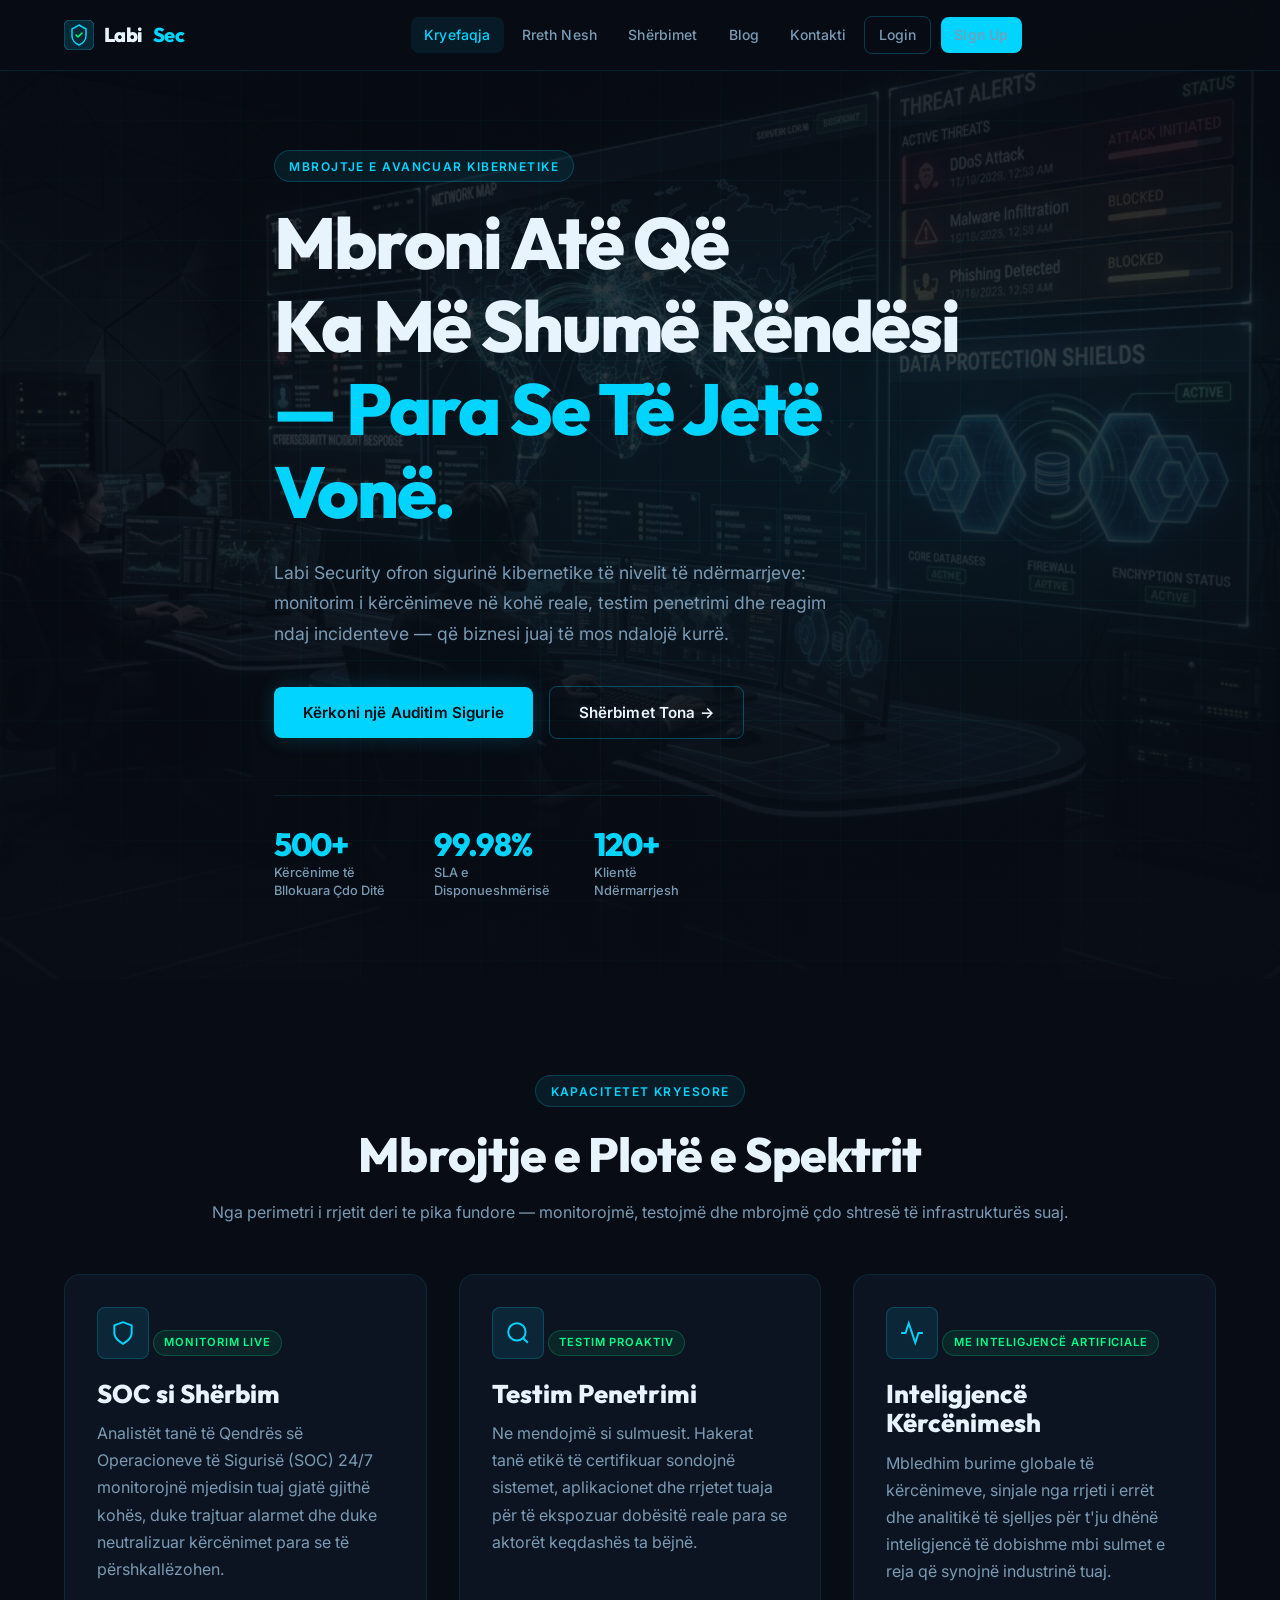
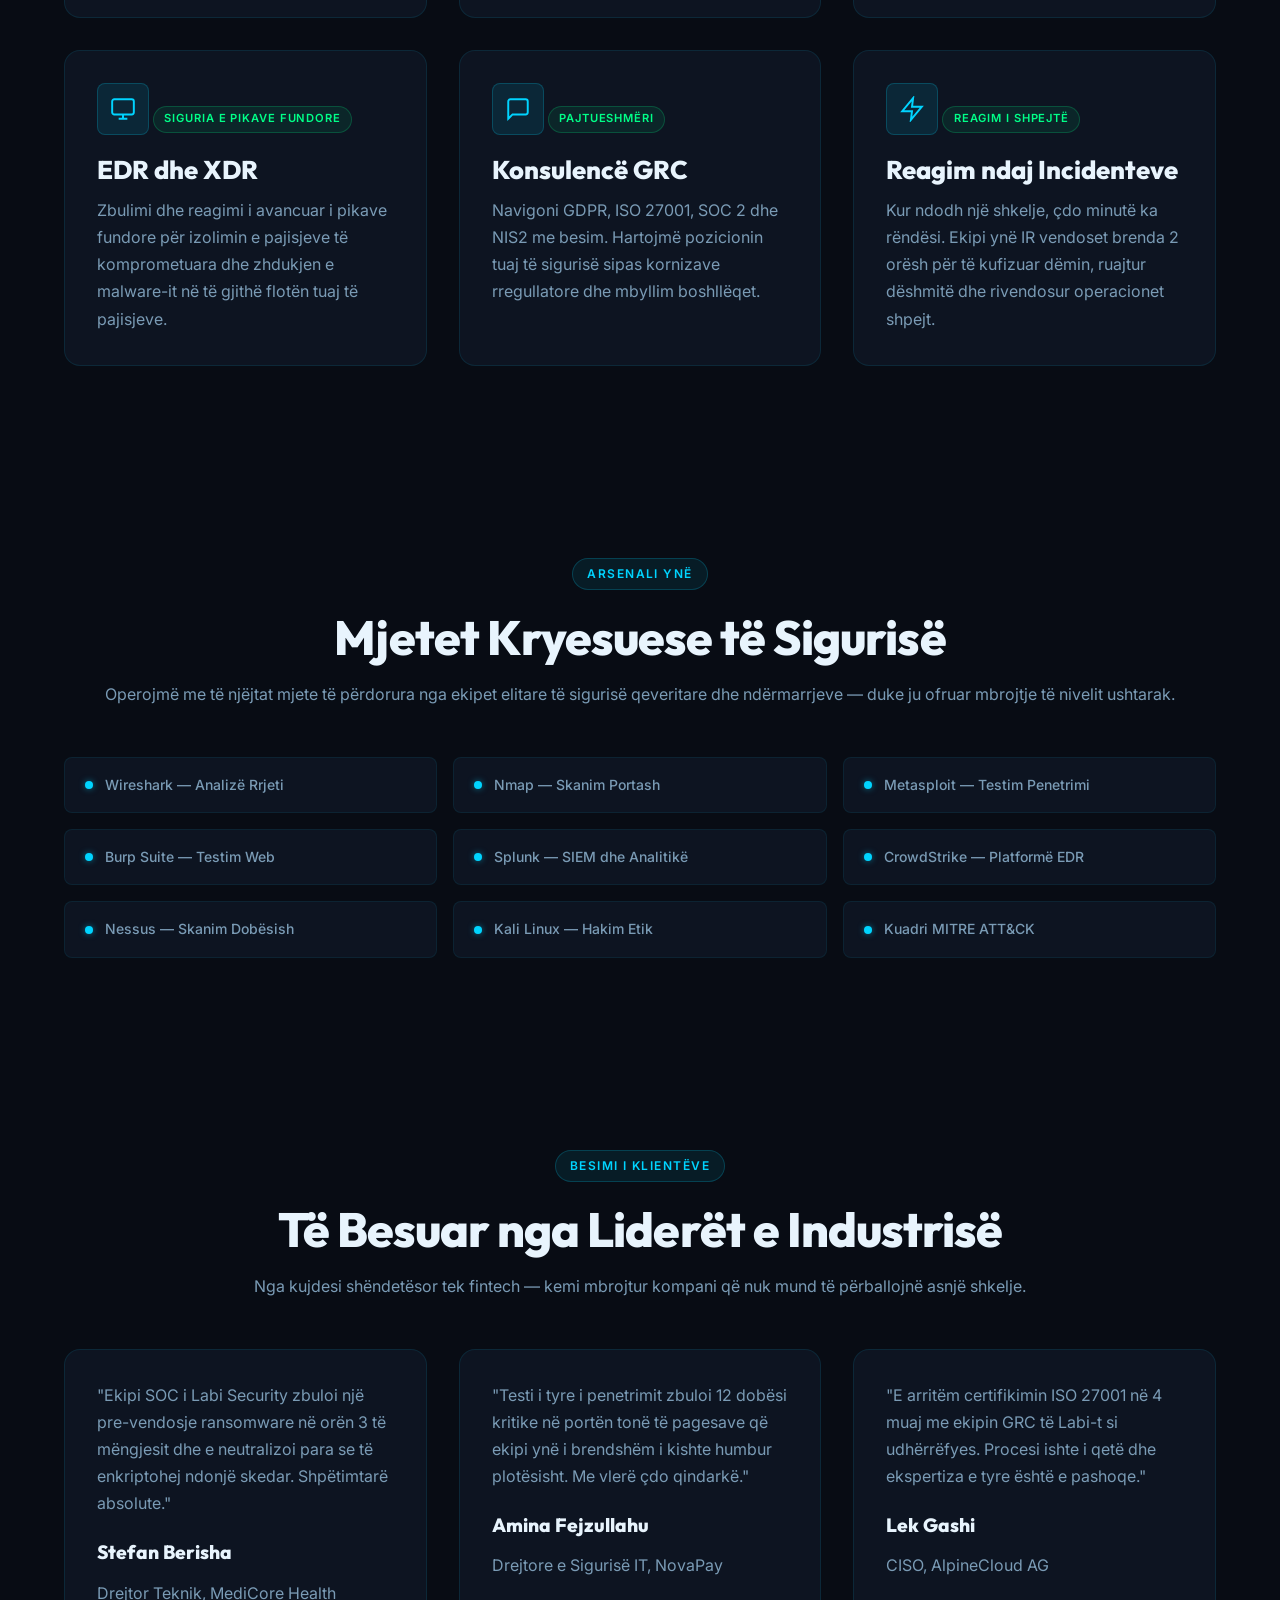
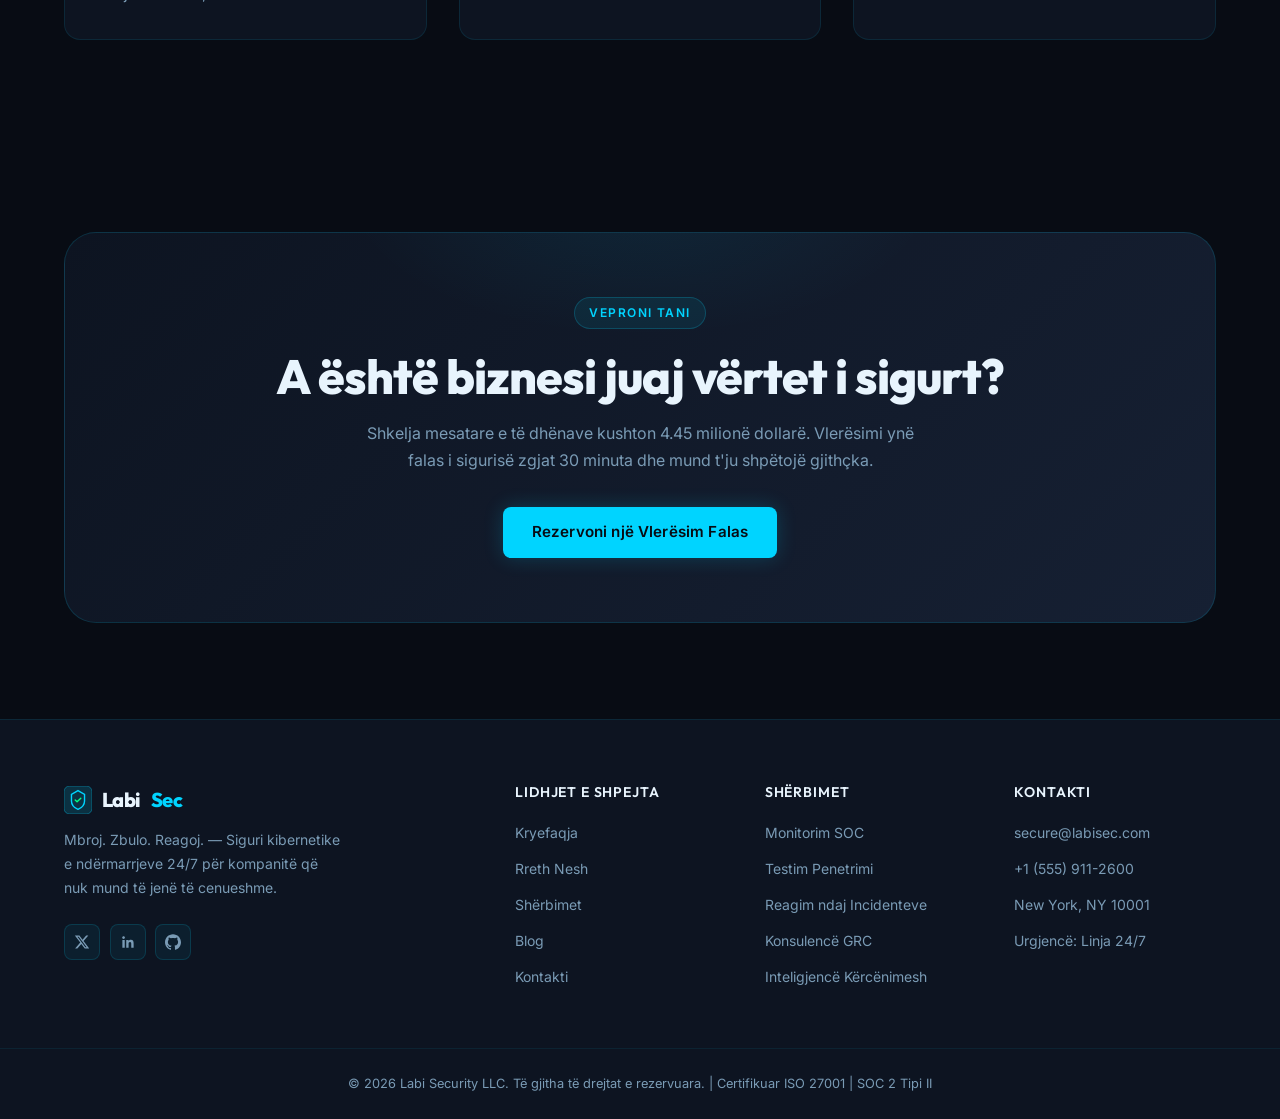
<file: index.html>
<!DOCTYPE html>
<html lang="sq">
<head>
  <meta charset="UTF-8">
  <meta name="viewport" content="width=device-width, initial-scale=1.0">
  <meta name="description" content="Labi Security — Zgjidhje të avancuara të sigurisë kibernetike për bizneset tuaja. Testim penetrimi, monitorim SOC dhe inteligjencë kërcënimesh.">
  <title>Labi Security — Mbroj. Zbulo. Reagoj.</title>
  <link rel="stylesheet" href="css/style.css">
</head>
<body>

  <header>
    <nav class="nav-container">
      <a href="index.html" class="logo">
        <svg width="30" height="30" viewBox="0 0 30 30" fill="none">
          <rect width="30" height="30" rx="6" fill="rgba(0,212,255,0.15)" stroke="rgba(0,212,255,0.4)" stroke-width="1"/>
          <path d="M15 5 L22 9 L22 16 C22 20 18.5 23.5 15 25 C11.5 23.5 8 20 8 16 L8 9 Z" fill="none" stroke="#00d4ff" stroke-width="1.5"/>
          <path d="M12 15 L14 17 L18 13" stroke="#00ff88" stroke-width="1.5" stroke-linecap="round" stroke-linejoin="round"/>
        </svg>
        Labi<span>Sec</span>
      </a>
      <button class="menu-toggle" id="menu-toggle" aria-label="Hap menunë">
        <span></span><span></span><span></span>
      </button>
      <ul class="nav-links" id="nav-links">
        <li><a href="index.html" class="active">Kryefaqja</a></li>
        <li><a href="about.html">Rreth Nesh</a></li>
        <li><a href="services.html">Shërbimet</a></li>
        <li><a href="blog.html">Blog</a></li>
        <li><a href="contact.html">Kontakti</a></li>
        <li class="nav-auth">
          <a href="#" class="btn-nav-outline">Login</a>
          <a href="#" class="btn-nav-cta">Sign Up</a>
        </li>
      </ul>
    </nav>
  </header>

  <main>

    <section class="hero" id="hero">
      <div class="hero-bg">
        <img src="assets/images/hero.png" alt="Qendra e komandës kibernetike">
      </div>
      <div class="hero-grid"></div>
      <div class="container hero-content">
        <span class="section-label">Mbrojtje e Avancuar Kibernetike</span>
        <h1>Mbroni Atë Që<br>Ka Më Shumë Rëndësi<br><span class="accent">— Para Se Të Jetë Vonë.</span></h1>
        <p>Labi Security ofron sigurinë kibernetike të nivelit të ndërmarrjeve: monitorim i kërcënimeve në kohë reale, testim penetrimi dhe reagim ndaj incidenteve — që biznesi juaj të mos ndalojë kurrë.</p>
        <div class="hero-actions">
          <a href="contact.html" class="btn btn-primary">Kërkoni një Auditim Sigurie</a>
          <a href="services.html" class="btn btn-secondary">Shërbimet Tona →</a>
        </div>
        <div class="hero-stats">
          <div class="stat-item">
            <span class="stat-number">500+</span>
            <span class="stat-label">Kërcënime të Bllokuara Çdo Ditë</span>
          </div>
          <div class="stat-item">
            <span class="stat-number">99.98%</span>
            <span class="stat-label">SLA e Disponueshmërisë</span>
          </div>
          <div class="stat-item">
            <span class="stat-number">120+</span>
            <span class="stat-label">Klientë Ndërmarrjesh</span>
          </div>
        </div>
      </div>
    </section>

    <section id="kapacitetet">
      <div class="container text-center mb-4">
        <span class="section-label">Kapacitetet Kryesore</span>
        <h2>Mbrojtje e Plotë e Spektrit</h2>
        <p>Nga perimetri i rrjetit deri te pika fundore — monitorojmë, testojmë dhe mbrojmë çdo shtresë të infrastrukturës suaj.</p>
      </div>
      <div class="container grid-3">
        <article class="feature-card">
          <div class="icon-wrapper">
            <svg width="26" height="26" viewBox="0 0 24 24" fill="none" stroke="currentColor" stroke-width="1.8"><path d="M12 22s8-4 8-10V5l-8-3-8 3v7c0 6 8 10 8 10z"/></svg>
          </div>
          <div class="threat-badge">Monitorim Live</div>
          <h3>SOC si Shërbim</h3>
          <p>Analistët tanë të Qendrës së Operacioneve të Sigurisë (SOC) 24/7 monitorojnë mjedisin tuaj gjatë gjithë kohës, duke trajtuar alarmet dhe duke neutralizuar kërcënimet para se të përshkallëzohen.</p>
        </article>
        <article class="feature-card">
          <div class="icon-wrapper">
            <svg width="26" height="26" viewBox="0 0 24 24" fill="none" stroke="currentColor" stroke-width="1.8"><circle cx="11" cy="11" r="8"/><path d="M21 21l-4.35-4.35"/></svg>
          </div>
          <div class="threat-badge">Testim Proaktiv</div>
          <h3>Testim Penetrimi</h3>
          <p>Ne mendojmë si sulmuesit. Hakerat tanë etikë të certifikuar sondojnë sistemet, aplikacionet dhe rrjetet tuaja për të ekspozuar dobësitë reale para se aktorët keqdashës ta bëjnë.</p>
        </article>
        <article class="feature-card">
          <div class="icon-wrapper">
            <svg width="26" height="26" viewBox="0 0 24 24" fill="none" stroke="currentColor" stroke-width="1.8"><polyline points="22 12 18 12 15 21 9 3 6 12 2 12"/></svg>
          </div>
          <div class="threat-badge">Me Inteligjencë Artificiale</div>
          <h3>Inteligjencë Kërcënimesh</h3>
          <p>Mbledhim burime globale të kërcënimeve, sinjale nga rrjeti i errët dhe analitikë të sjelljes për t'ju dhënë inteligjencë të dobishme mbi sulmet e reja që synojnë industrinë tuaj.</p>
        </article>
        <article class="feature-card">
          <div class="icon-wrapper">
            <svg width="26" height="26" viewBox="0 0 24 24" fill="none" stroke="currentColor" stroke-width="1.8"><rect x="2" y="3" width="20" height="14" rx="2"/><path d="M8 21h8M12 17v4"/></svg>
          </div>
          <div class="threat-badge">Siguria e Pikave Fundore</div>
          <h3>EDR dhe XDR</h3>
          <p>Zbulimi dhe reagimi i avancuar i pikave fundore për izolimin e pajisjeve të komprometuara dhe zhdukjen e malware-it në të gjithë flotën tuaj të pajisjeve.</p>
        </article>
        <article class="feature-card">
          <div class="icon-wrapper">
            <svg width="26" height="26" viewBox="0 0 24 24" fill="none" stroke="currentColor" stroke-width="1.8"><path d="M21 15a2 2 0 0 1-2 2H7l-4 4V5a2 2 0 0 1 2-2h14a2 2 0 0 1 2 2z"/></svg>
          </div>
          <div class="threat-badge">Pajtueshmëri</div>
          <h3>Konsulencë GRC</h3>
          <p>Navigoni GDPR, ISO 27001, SOC 2 dhe NIS2 me besim. Hartojmë pozicionin tuaj të sigurisë sipas kornizave rregullatore dhe mbyllim boshllëqet.</p>
        </article>
        <article class="feature-card">
          <div class="icon-wrapper">
            <svg width="26" height="26" viewBox="0 0 24 24" fill="none" stroke="currentColor" stroke-width="1.8"><path d="M13 2L3 14h9l-1 8 10-12h-9l1-8z"/></svg>
          </div>
          <div class="threat-badge">Reagim i Shpejtë</div>
          <h3>Reagim ndaj Incidenteve</h3>
          <p>Kur ndodh një shkelje, çdo minutë ka rëndësi. Ekipi ynë IR vendoset brenda 2 orësh për të kufizuar dëmin, ruajtur dëshmitë dhe rivendosur operacionet shpejt.</p>
        </article>
      </div>
    </section>

    <section id="mjetet">
      <div class="container">
        <div class="text-center mb-4">
          <span class="section-label">Arsenali Ynë</span>
          <h2>Mjetet Kryesuese të Sigurisë</h2>
          <p>Operojmë me të njëjtat mjete të përdorura nga ekipet elitare të sigurisë qeveritare dhe ndërmarrjeve — duke ju ofruar mbrojtje të nivelit ushtarak.</p>
        </div>
        <div class="tools-grid">
          <div class="tool-item"><div class="tool-dot"></div><span class="tool-name">Wireshark — Analizë Rrjeti</span></div>
          <div class="tool-item"><div class="tool-dot"></div><span class="tool-name">Nmap — Skanim Portash</span></div>
          <div class="tool-item"><div class="tool-dot"></div><span class="tool-name">Metasploit — Testim Penetrimi</span></div>
          <div class="tool-item"><div class="tool-dot"></div><span class="tool-name">Burp Suite — Testim Web</span></div>
          <div class="tool-item"><div class="tool-dot"></div><span class="tool-name">Splunk — SIEM dhe Analitikë</span></div>
          <div class="tool-item"><div class="tool-dot"></div><span class="tool-name">CrowdStrike — Platformë EDR</span></div>
          <div class="tool-item"><div class="tool-dot"></div><span class="tool-name">Nessus — Skanim Dobësish</span></div>
          <div class="tool-item"><div class="tool-dot"></div><span class="tool-name">Kali Linux — Hakim Etik</span></div>
          <div class="tool-item"><div class="tool-dot"></div><span class="tool-name">Kuadri MITRE ATT&amp;CK</span></div>
        </div>
      </div>
    </section>

    <section id="deshmi">
      <div class="container text-center mb-4">
        <span class="section-label">Besimi i Klientëve</span>
        <h2>Të Besuar nga Liderët e Industrisë</h2>
        <p>Nga kujdesi shëndetësor tek fintech — kemi mbrojtur kompani që nuk mund të përballojnë asnjë shkelje.</p>
      </div>
      <div class="container grid-3">
        <article class="feature-card">
          <p>"Ekipi SOC i Labi Security zbuloi një pre-vendosje ransomware në orën 3 të mëngjesit dhe e neutralizoi para se të enkriptohej ndonjë skedar. Shpëtimtarë absolute."</p>
          <h4>Stefan Berisha</h4>
          <p>Drejtor Teknik, MediCore Health</p>
        </article>
        <article class="feature-card">
          <p>"Testi i tyre i penetrimit zbuloi 12 dobësi kritike në portën tonë të pagesave që ekipi ynë i brendshëm i kishte humbur plotësisht. Me vlerë çdo qindarkë."</p>
          <h4>Amina Fejzullahu</h4>
          <p>Drejtore e Sigurisë IT, NovaPay</p>
        </article>
        <article class="feature-card">
          <p>"E arritëm certifikimin ISO 27001 në 4 muaj me ekipin GRC të Labi-t si udhërrëfyes. Procesi ishte i qetë dhe ekspertiza e tyre është e pashoqe."</p>
          <h4>Lek Gashi</h4>
          <p>CISO, AlpineCloud AG</p>
        </article>
      </div>
    </section>

    <section>
      <div class="container">
        <div class="cta-banner">
          <span class="section-label">Veproni Tani</span>
          <h2>A është biznesi juaj vërtet i sigurt?</h2>
          <p class="cta-text">Shkelja mesatare e të dhënave kushton 4.45 milionë dollarë. Vlerësimi ynë falas i sigurisë zgjat 30 minuta dhe mund t'ju shpëtojë gjithçka.</p>
          <a href="contact.html" class="btn btn-primary">Rezervoni një Vlerësim Falas</a>
        </div>
      </div>
    </section>

  </main>

  <footer>
    <div class="container footer-grid">
      <div class="footer-col">
        <a href="index.html" class="logo">
          <svg width="28" height="28" viewBox="0 0 30 30" fill="none"><rect width="30" height="30" rx="6" fill="rgba(0,212,255,0.15)" stroke="rgba(0,212,255,0.4)" stroke-width="1"/><path d="M15 5 L22 9 L22 16 C22 20 18.5 23.5 15 25 C11.5 23.5 8 20 8 16 L8 9 Z" fill="none" stroke="#00d4ff" stroke-width="1.5"/><path d="M12 15 L14 17 L18 13" stroke="#00ff88" stroke-width="1.5" stroke-linecap="round" stroke-linejoin="round"/></svg>
          Labi<span>Sec</span>
        </a>
        <p class="footer-tagline">Mbroj. Zbulo. Reagoj. — Siguri kibernetike e ndërmarrjeve 24/7 për kompanitë që nuk mund të jenë të cenueshme.</p>
        <div class="social-links">
          <a href="#" class="social-icon" aria-label="Twitter"><svg width="16" height="16" viewBox="0 0 24 24" fill="currentColor"><path d="M18.244 2.25h3.308l-7.227 8.26 8.502 11.24H16.17l-5.214-6.817L4.99 21.75H1.68l7.73-8.835L1.254 2.25H8.08l4.713 6.231zm-1.161 17.52h1.833L7.084 4.126H5.117z"/></svg></a>
          <a href="#" class="social-icon" aria-label="LinkedIn"><svg width="16" height="16" viewBox="0 0 24 24" fill="currentColor"><path d="M20.447 20.452h-3.554v-5.569c0-1.328-.027-3.037-1.852-3.037-1.853 0-2.136 1.445-2.136 2.939v5.667H9.351V9h3.414v1.561h.046c.477-.9 1.637-1.85 3.37-1.85 3.601 0 4.267 2.37 4.267 5.455v6.286zM5.337 7.433c-1.144 0-2.063-.926-2.063-2.065 0-1.138.92-2.063 2.063-2.063 1.14 0 2.064.925 2.064 2.063 0 1.139-.925 2.065-2.064 2.065zm1.782 13.019H3.555V9h3.564v11.452z"/></svg></a>
          <a href="#" class="social-icon" aria-label="GitHub"><svg width="16" height="16" viewBox="0 0 24 24" fill="currentColor"><path d="M12 .297c-6.63 0-12 5.373-12 12 0 5.303 3.438 9.8 8.205 11.385.6.113.82-.258.82-.577 0-.285-.01-1.04-.015-2.04-3.338.724-4.042-1.61-4.042-1.61C4.422 18.07 3.633 17.7 3.633 17.7c-1.087-.744.084-.729.084-.729 1.205.084 1.838 1.236 1.838 1.236 1.07 1.835 2.809 1.305 3.495.998.108-.776.417-1.305.76-1.605-2.665-.3-5.466-1.332-5.466-5.93 0-1.31.465-2.38 1.235-3.22-.135-.303-.54-1.523.105-3.176 0 0 1.005-.322 3.3 1.23.96-.267 1.98-.399 3-.405 1.02.006 2.04.138 3 .405 2.28-1.552 3.285-1.23 3.285-1.23.645 1.653.24 2.873.12 3.176.765.84 1.23 1.91 1.23 3.22 0 4.61-2.805 5.625-5.475 5.92.42.36.81 1.096.81 2.22 0 1.606-.015 2.896-.015 3.286 0 .315.21.69.825.57C20.565 22.092 24 17.592 24 12.297c0-6.627-5.373-12-12-12"/></svg></a>
        </div>
      </div>
      <div class="footer-col">
        <h4>Lidhjet e Shpejta</h4>
        <ul class="footer-links">
          <li><a href="index.html">Kryefaqja</a></li>
          <li><a href="about.html">Rreth Nesh</a></li>
          <li><a href="services.html">Shërbimet</a></li>
          <li><a href="blog.html">Blog</a></li>
          <li><a href="contact.html">Kontakti</a></li>
        </ul>
      </div>
      <div class="footer-col">
        <h4>Shërbimet</h4>
        <ul class="footer-links">
          <li><a href="services.html">Monitorim SOC</a></li>
          <li><a href="services.html">Testim Penetrimi</a></li>
          <li><a href="services.html">Reagim ndaj Incidenteve</a></li>
          <li><a href="services.html">Konsulencë GRC</a></li>
          <li><a href="services.html">Inteligjencë Kërcënimesh</a></li>
        </ul>
      </div>
      <div class="footer-col">
        <h4>Kontakti</h4>
        <ul class="footer-links">
          <li><a href="#">secure@labisec.com</a></li>
          <li><a href="#">+1 (555) 911-2600</a></li>
          <li><a href="#">New York, NY 10001</a></li>
          <li><a href="#">Urgjencë: Linja 24/7</a></li>
        </ul>
      </div>
    </div>
    <div class="footer-bottom">
      <p>&copy; 2026 Labi Security LLC. Të gjitha të drejtat e rezervuara. | Certifikuar ISO 27001 | SOC 2 Tipi II</p>
    </div>
  </footer>

  <script>
    document.addEventListener('DOMContentLoaded', function () {
      var menuToggle = document.getElementById('menu-toggle');
      var navLinks = document.getElementById('nav-links');
      var header = document.querySelector('header');

      menuToggle.addEventListener('click', function () {
        var isOpen = navLinks.classList.toggle('open');
        menuToggle.classList.toggle('open', isOpen);
        document.body.style.overflow = isOpen ? 'hidden' : '';
      });

      navLinks.querySelectorAll('a').forEach(function (link) {
        link.addEventListener('click', function () {
          navLinks.classList.remove('open');
          menuToggle.classList.remove('open');
          document.body.style.overflow = '';
        });
      });

      window.addEventListener('scroll', function () {
        header.classList.toggle('scrolled', window.scrollY > 20);
      }, { passive: true });
    });
  </script>

</body>
</html>
</file>
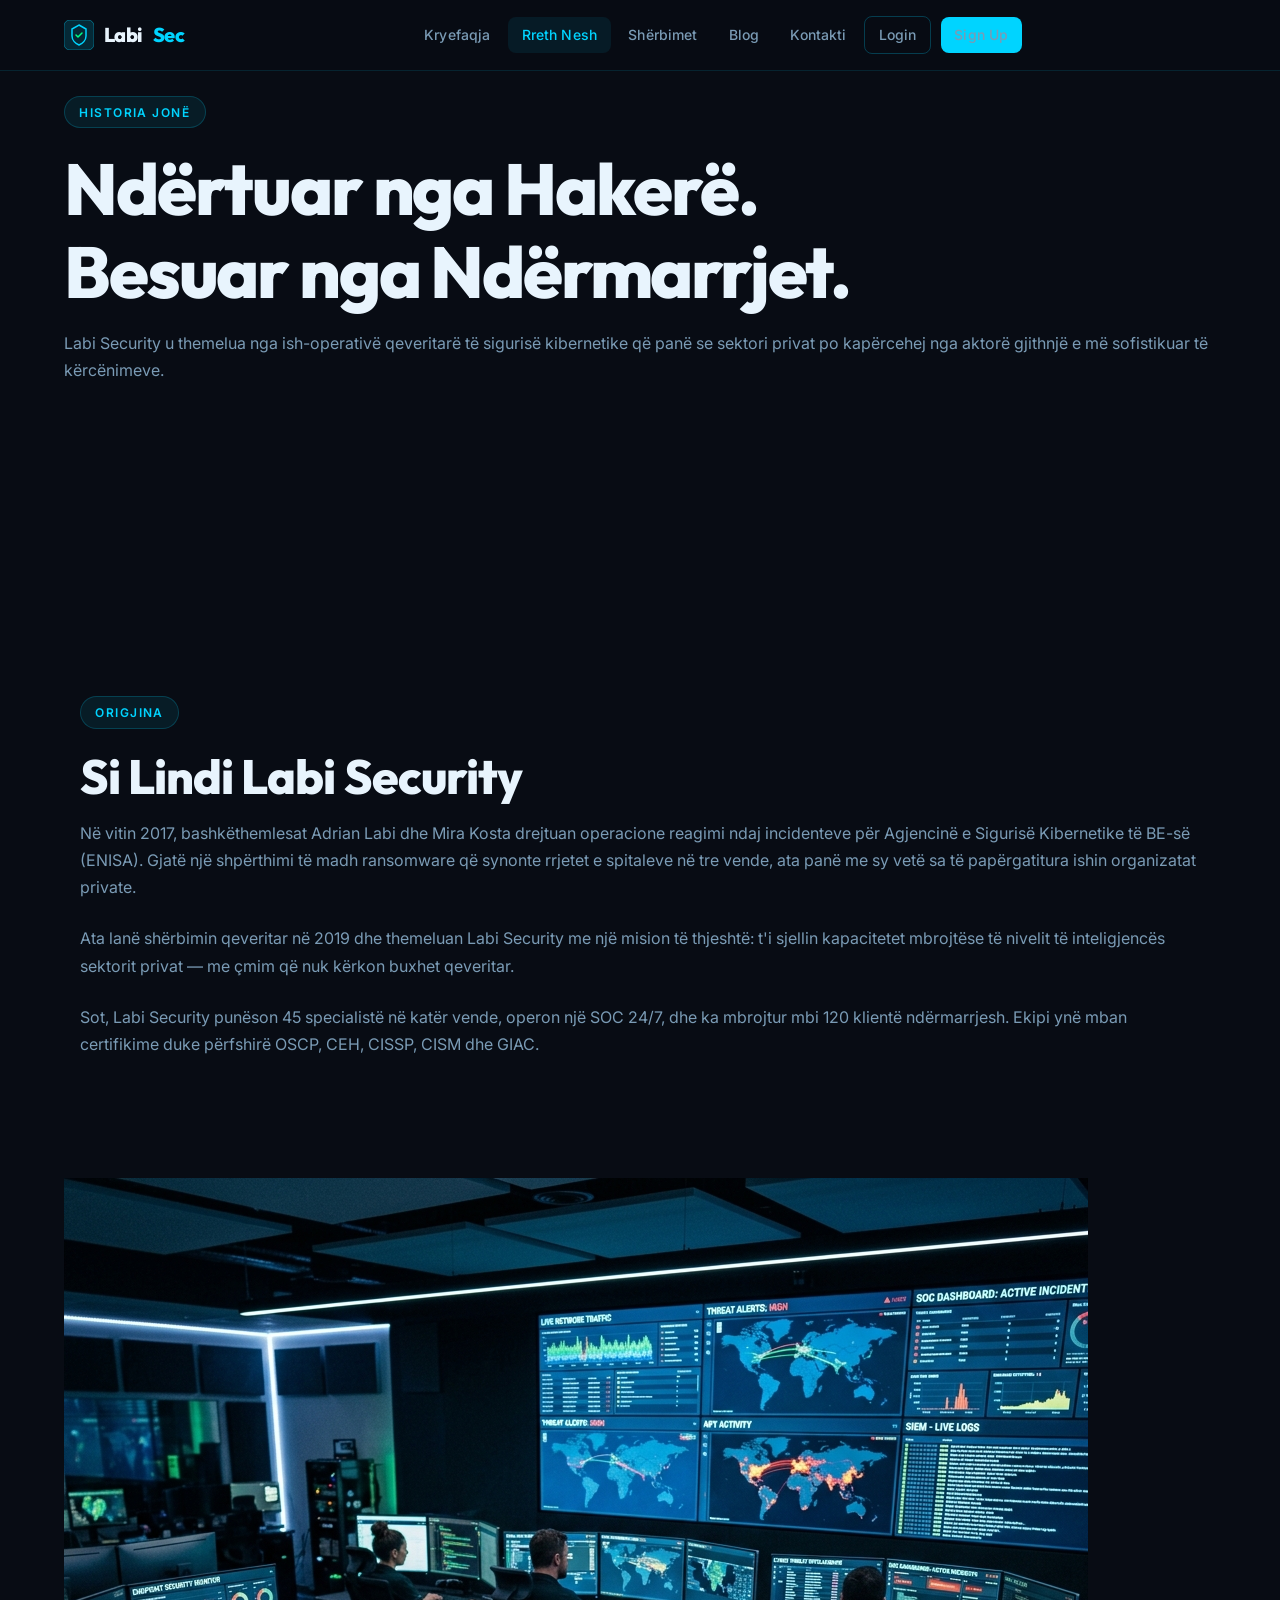
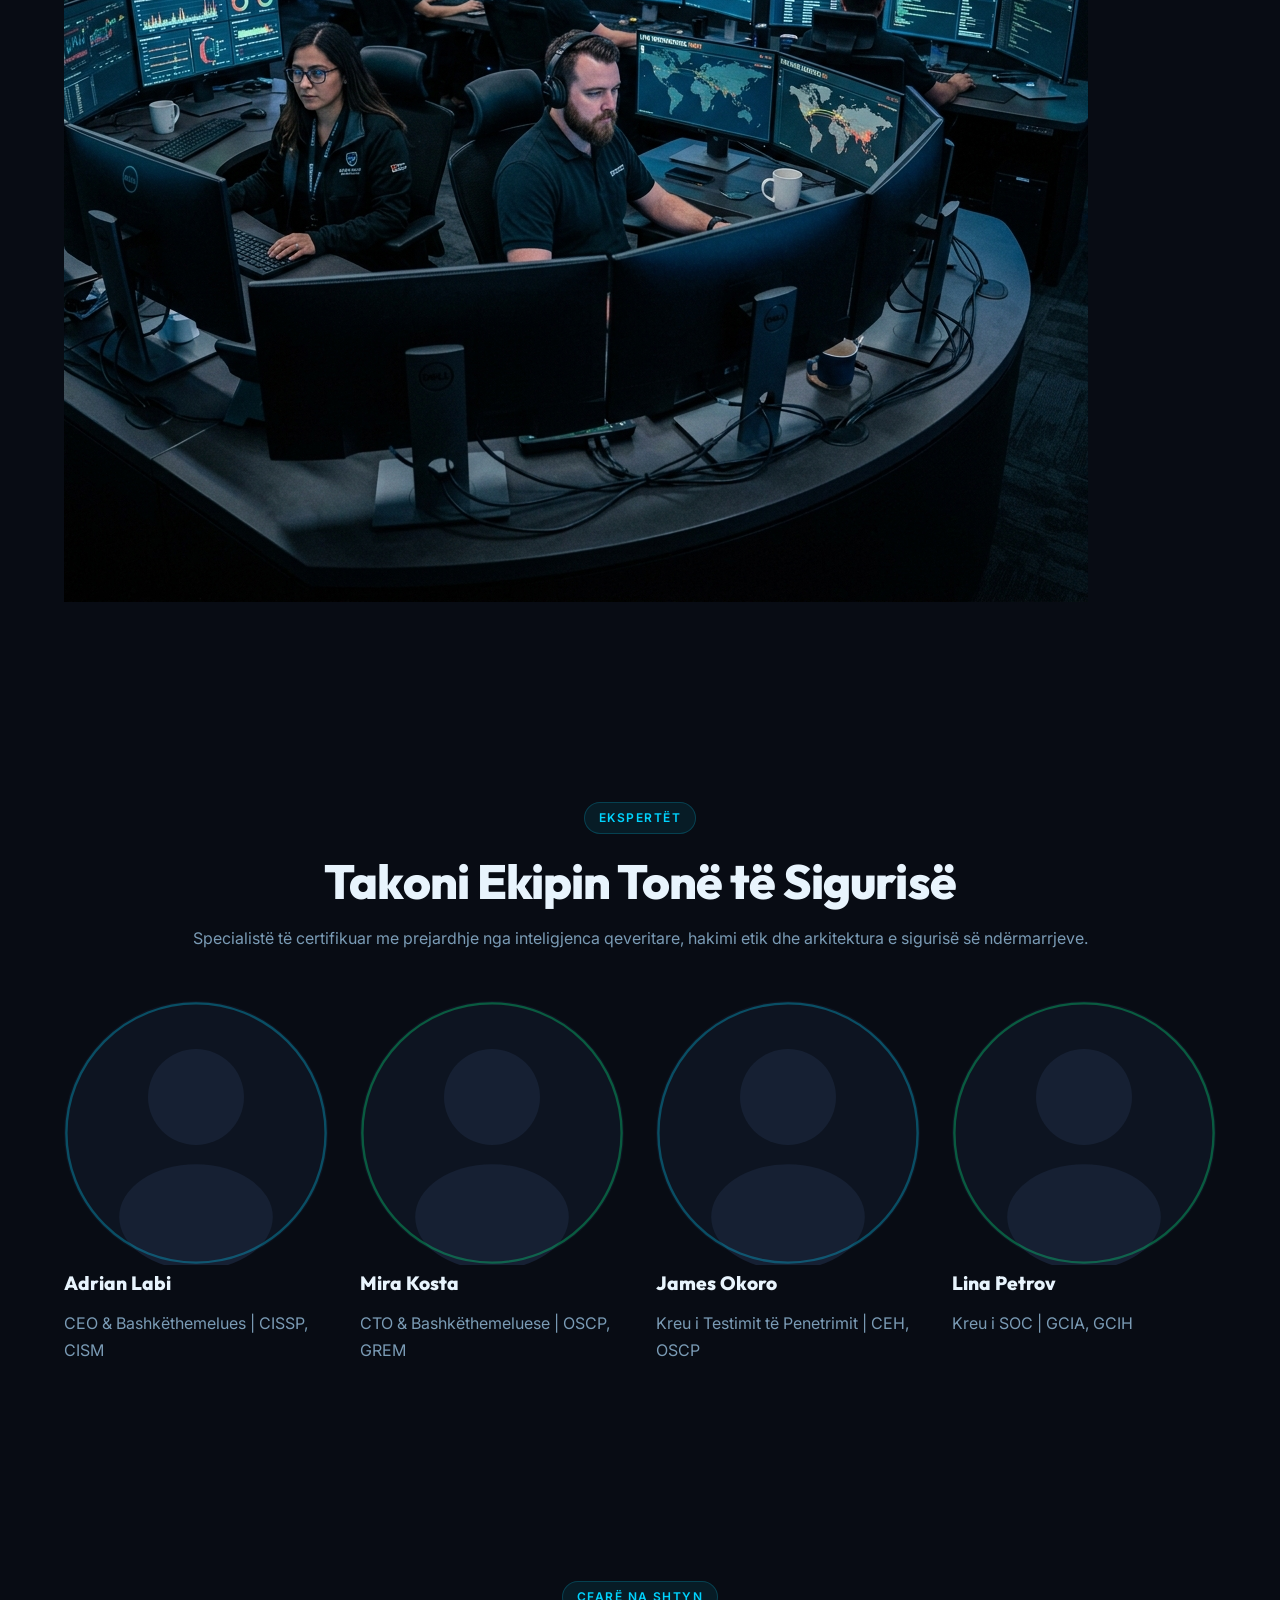
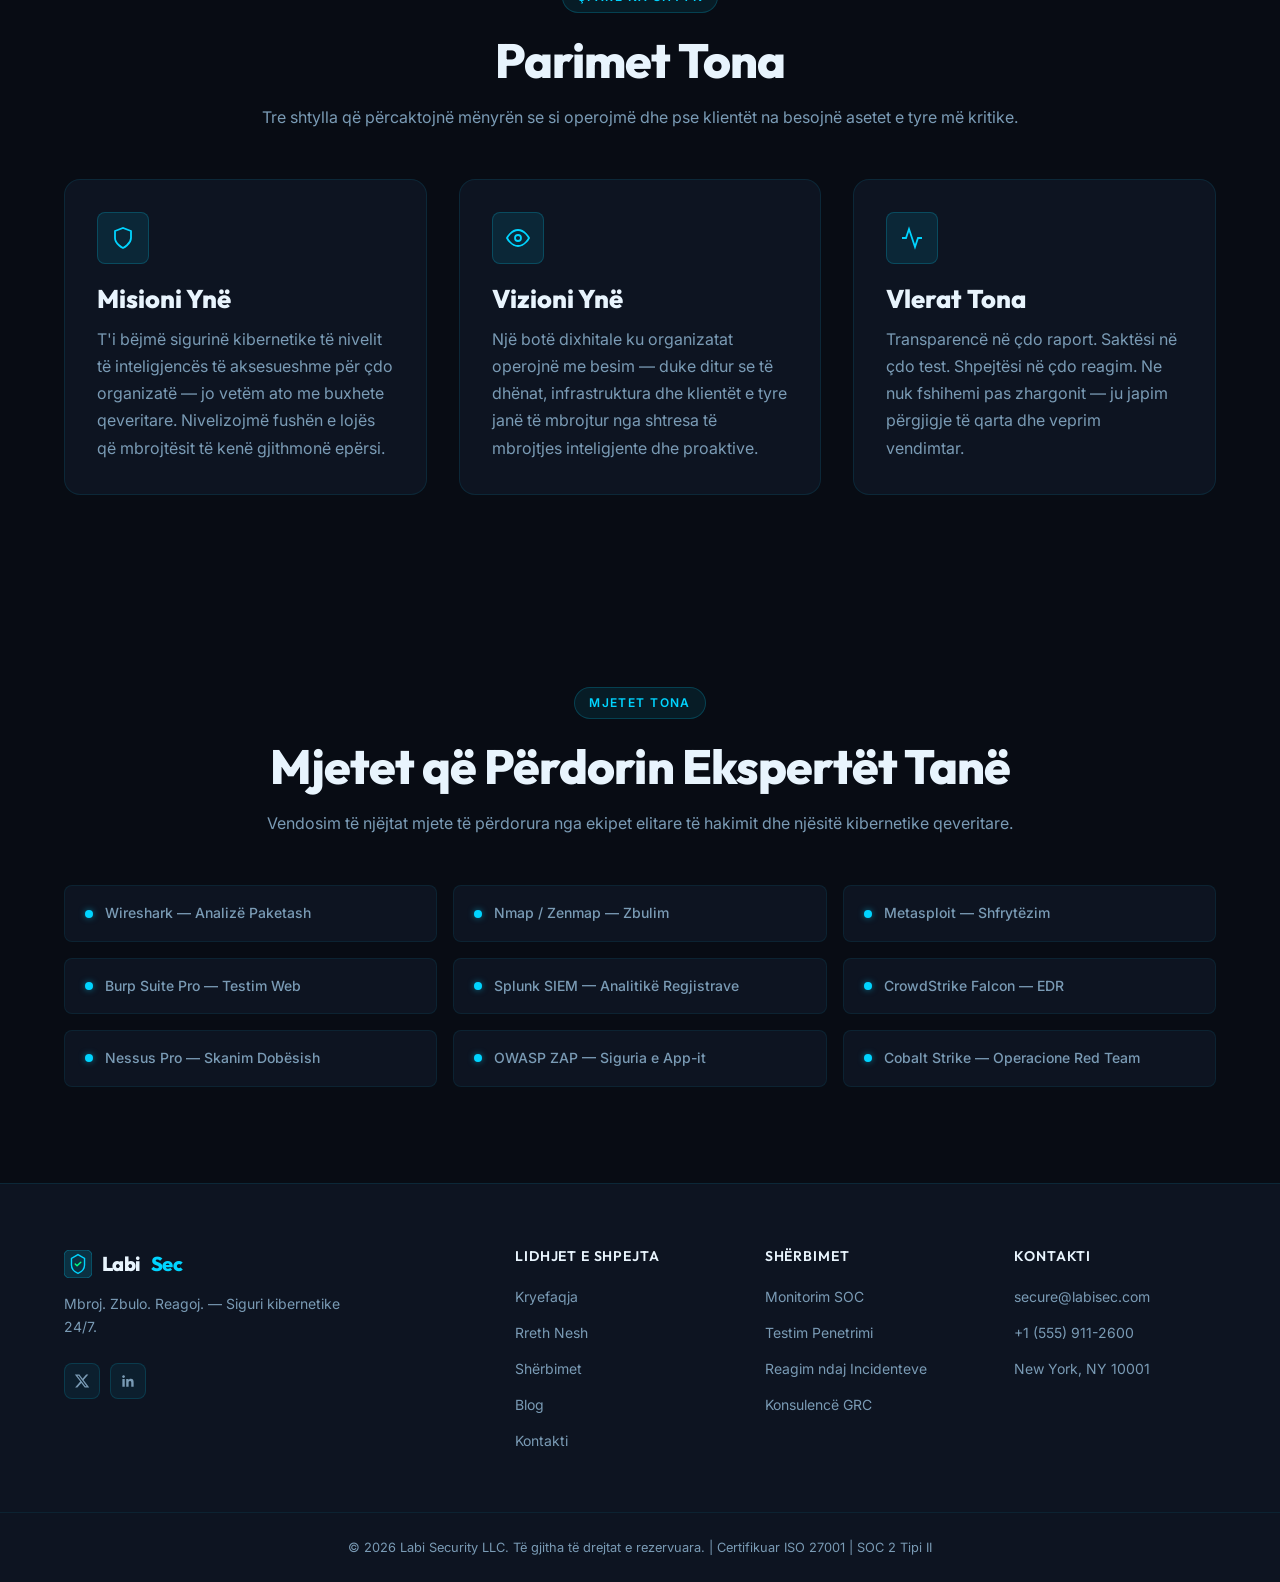
<file: about.html>
<!DOCTYPE html>
<html lang="sq">
<head>
  <meta charset="UTF-8">
  <meta name="viewport" content="width=device-width, initial-scale=1.0">
  <meta name="description" content="Rreth Labi Security — ekipi ynë i ekspertëve të certifikuar të sigurisë kibernetike, historia jonë, misioni dhe vlerat që udhëheqin mënyrën se si i mbrojmë klientët tanë.">
  <title>Rreth Nesh — Labi Security</title>
  <link rel="stylesheet" href="css/style.css">
</head>
<body>
  <header>
    <nav class="nav-container">
      <a href="index.html" class="logo">
        <svg width="30" height="30" viewBox="0 0 30 30" fill="none"><rect width="30" height="30" rx="6" fill="rgba(0,212,255,0.15)" stroke="rgba(0,212,255,0.4)" stroke-width="1"/><path d="M15 5 L22 9 L22 16 C22 20 18.5 23.5 15 25 C11.5 23.5 8 20 8 16 L8 9 Z" fill="none" stroke="#00d4ff" stroke-width="1.5"/><path d="M12 15 L14 17 L18 13" stroke="#00ff88" stroke-width="1.5" stroke-linecap="round" stroke-linejoin="round"/></svg>
        Labi<span>Sec</span>
      </a>
      <button class="menu-toggle" aria-label="Hap menunë"><span></span><span></span><span></span></button>
      <ul class="nav-links">
        <li><a href="index.html">Kryefaqja</a></li>
        <li><a href="about.html" class="active">Rreth Nesh</a></li>
        <li><a href="services.html">Shërbimet</a></li>
        <li><a href="blog.html">Blog</a></li>
        <li><a href="contact.html">Kontakti</a></li>
        <li class="nav-auth">
          <a href="#" class="btn-nav-outline">Login</a><a href="#" class="btn-nav-cta">Sign Up</a>
        </li>
      </ul>
    </nav>
  </header>

  <main>
    <section class="page-header">
      <div class="container">
        <span class="section-label">Historia Jonë</span>
        <h1>Ndërtuar nga Hakerë.<br>Besuar nga <span class="accent">Ndërmarrjet.</span></h1>
        <p>Labi Security u themelua nga ish-operativë qeveritarë të sigurisë kibernetike që panë se sektori privat po kapërcehej nga aktorë gjithnjë e më sofistikuar të kërcënimeve.</p>
      </div>
    </section>

    <section>
      <div class="container story-layout">
        <article>
          <section>
            <span class="section-label">Origjina</span>
            <h2>Si Lindi Labi Security</h2>
            <p>Në vitin 2017, bashkëthemlesat Adrian Labi dhe Mira Kosta drejtuan operacione reagimi ndaj incidenteve për Agjencinë e Sigurisë Kibernetike të BE-së (ENISA). Gjatë një shpërthimi të madh ransomware që synonte rrjetet e spitaleve në tre vende, ata panë me sy vetë sa të papërgatitura ishin organizatat private.</p>
            <p>Ata lanë shërbimin qeveritar në 2019 dhe themeluan Labi Security me një mision të thjeshtë: t'i sjellin kapacitetet mbrojtëse të nivelit të inteligjencës sektorit privat — me çmim që nuk kërkon buxhet qeveritar.</p>
            <p>Sot, Labi Security punëson 45 specialistë në katër vende, operon një SOC 24/7, dhe ka mbrojtur mbi 120 klientë ndërmarrjesh. Ekipi ynë mban certifikime duke përfshirë OSCP, CEH, CISSP, CISM dhe GIAC.</p>
          </section>
        </article>
        <aside>
          <img src="assets/images/team.png" alt="Ekipi SOC i Labi Security duke monitoruar kërcënimet" class="story-img">
        </aside>
      </div>
    </section>

    <section>
      <div class="container text-center mb-4">
        <span class="section-label">Ekspertët</span>
        <h2>Takoni Ekipin Tonë të Sigurisë</h2>
        <p>Specialistë të certifikuar me prejardhje nga inteligjenca qeveritare, hakimi etik dhe arkitektura e sigurisë së ndërmarrjeve.</p>
      </div>
      <div class="container grid-4">
        <article class="team-card">
          <svg class="team-img" viewBox="0 0 110 110" xmlns="http://www.w3.org/2000/svg"><circle cx="55" cy="55" r="55" fill="#0d1421"/><circle cx="55" cy="40" r="20" fill="#162033"/><ellipse cx="55" cy="90" rx="32" ry="22" fill="#162033"/><circle cx="55" cy="55" r="54" fill="none" stroke="rgba(0,212,255,0.3)" stroke-width="1"/></svg>
          <h4>Adrian Labi</h4>
          <p class="team-role">CEO &amp; Bashkëthemelues | CISSP, CISM</p>
        </article>
        <article class="team-card">
          <svg class="team-img" viewBox="0 0 110 110" xmlns="http://www.w3.org/2000/svg"><circle cx="55" cy="55" r="55" fill="#0d1421"/><circle cx="55" cy="40" r="20" fill="#162033"/><ellipse cx="55" cy="90" rx="32" ry="22" fill="#162033"/><circle cx="55" cy="55" r="54" fill="none" stroke="rgba(0,255,136,0.3)" stroke-width="1"/></svg>
          <h4>Mira Kosta</h4>
          <p class="team-role">CTO &amp; Bashkëthemeluese | OSCP, GREM</p>
        </article>
        <article class="team-card">
          <svg class="team-img" viewBox="0 0 110 110" xmlns="http://www.w3.org/2000/svg"><circle cx="55" cy="55" r="55" fill="#0d1421"/><circle cx="55" cy="40" r="20" fill="#162033"/><ellipse cx="55" cy="90" rx="32" ry="22" fill="#162033"/><circle cx="55" cy="55" r="54" fill="none" stroke="rgba(0,212,255,0.3)" stroke-width="1"/></svg>
          <h4>James Okoro</h4>
          <p class="team-role">Kreu i Testimit të Penetrimit | CEH, OSCP</p>
        </article>
        <article class="team-card">
          <svg class="team-img" viewBox="0 0 110 110" xmlns="http://www.w3.org/2000/svg"><circle cx="55" cy="55" r="55" fill="#0d1421"/><circle cx="55" cy="40" r="20" fill="#162033"/><ellipse cx="55" cy="90" rx="32" ry="22" fill="#162033"/><circle cx="55" cy="55" r="54" fill="none" stroke="rgba(0,255,136,0.3)" stroke-width="1"/></svg>
          <h4>Lina Petrov</h4>
          <p class="team-role">Kreu i SOC | GCIA, GCIH</p>
        </article>
      </div>
    </section>

    <section>
      <div class="container text-center mb-4">
        <span class="section-label">Çfarë Na Shtyn</span>
        <h2>Parimet Tona</h2>
        <p>Tre shtylla që përcaktojnë mënyrën se si operojmë dhe pse klientët na besojnë asetet e tyre më kritike.</p>
      </div>
      <div class="container grid-3">
        <article class="feature-card">
          <div class="icon-wrapper">
            <svg width="24" height="24" viewBox="0 0 24 24" fill="none" stroke="currentColor" stroke-width="1.8"><path d="M12 22s8-4 8-10V5l-8-3-8 3v7c0 6 8 10 8 10z"/></svg>
          </div>
          <h3>Misioni Ynë</h3>
          <p>T'i bëjmë sigurinë kibernetike të nivelit të inteligjencës të aksesueshme për çdo organizatë — jo vetëm ato me buxhete qeveritare. Nivelizojmë fushën e lojës që mbrojtësit të kenë gjithmonë epërsi.</p>
        </article>
        <article class="feature-card">
          <div class="icon-wrapper">
            <svg width="24" height="24" viewBox="0 0 24 24" fill="none" stroke="currentColor" stroke-width="1.8"><path d="M1 12s4-8 11-8 11 8 11 8-4 8-11 8-11-8-11-8z"/><circle cx="12" cy="12" r="3"/></svg>
          </div>
          <h3>Vizioni Ynë</h3>
          <p>Një botë dixhitale ku organizatat operojnë me besim — duke ditur se të dhënat, infrastruktura dhe klientët e tyre janë të mbrojtur nga shtresa të mbrojtjes inteligjente dhe proaktive.</p>
        </article>
        <article class="feature-card">
          <div class="icon-wrapper">
            <svg width="24" height="24" viewBox="0 0 24 24" fill="none" stroke="currentColor" stroke-width="1.8"><polyline points="22 12 18 12 15 21 9 3 6 12 2 12"/></svg>
          </div>
          <h3>Vlerat Tona</h3>
          <p>Transparencë në çdo raport. Saktësi në çdo test. Shpejtësi në çdo reagim. Ne nuk fshihemi pas zhargonit — ju japim përgjigje të qarta dhe veprim vendimtar.</p>
        </article>
      </div>
    </section>

    <section>
      <div class="container text-center mb-4">
        <span class="section-label">Mjetet Tona</span>
        <h2>Mjetet që Përdorin Ekspertët Tanë</h2>
        <p>Vendosim të njëjtat mjete të përdorura nga ekipet elitare të hakimit dhe njësitë kibernetike qeveritare.</p>
      </div>
      <div class="container tools-grid">
        <div class="tool-item"><div class="tool-dot"></div><span class="tool-name">Wireshark — Analizë Paketash</span></div>
        <div class="tool-item"><div class="tool-dot"></div><span class="tool-name">Nmap / Zenmap — Zbulim</span></div>
        <div class="tool-item"><div class="tool-dot"></div><span class="tool-name">Metasploit — Shfrytëzim</span></div>
        <div class="tool-item"><div class="tool-dot"></div><span class="tool-name">Burp Suite Pro — Testim Web</span></div>
        <div class="tool-item"><div class="tool-dot"></div><span class="tool-name">Splunk SIEM — Analitikë Regjistrave</span></div>
        <div class="tool-item"><div class="tool-dot"></div><span class="tool-name">CrowdStrike Falcon — EDR</span></div>
        <div class="tool-item"><div class="tool-dot"></div><span class="tool-name">Nessus Pro — Skanim Dobësish</span></div>
        <div class="tool-item"><div class="tool-dot"></div><span class="tool-name">OWASP ZAP — Siguria e App-it</span></div>
        <div class="tool-item"><div class="tool-dot"></div><span class="tool-name">Cobalt Strike — Operacione Red Team</span></div>
      </div>
    </section>
  </main>

  <footer>
    <div class="container footer-grid">
      <div class="footer-col">
        <a href="index.html" class="logo"><svg width="28" height="28" viewBox="0 0 30 30" fill="none"><rect width="30" height="30" rx="6" fill="rgba(0,212,255,0.15)" stroke="rgba(0,212,255,0.4)" stroke-width="1"/><path d="M15 5 L22 9 L22 16 C22 20 18.5 23.5 15 25 C11.5 23.5 8 20 8 16 L8 9 Z" fill="none" stroke="#00d4ff" stroke-width="1.5"/><path d="M12 15 L14 17 L18 13" stroke="#00ff88" stroke-width="1.5" stroke-linecap="round" stroke-linejoin="round"/></svg>Labi<span>Sec</span></a>
        <p class="footer-tagline">Mbroj. Zbulo. Reagoj. — Siguri kibernetike 24/7.</p>
        <div class="social-links">
          <a href="#" class="social-icon" aria-label="Twitter"><svg width="16" height="16" viewBox="0 0 24 24" fill="currentColor"><path d="M18.244 2.25h3.308l-7.227 8.26 8.502 11.24H16.17l-5.214-6.817L4.99 21.75H1.68l7.73-8.835L1.254 2.25H8.08l4.713 6.231zm-1.161 17.52h1.833L7.084 4.126H5.117z"/></svg></a>
          <a href="#" class="social-icon" aria-label="LinkedIn"><svg width="16" height="16" viewBox="0 0 24 24" fill="currentColor"><path d="M20.447 20.452h-3.554v-5.569c0-1.328-.027-3.037-1.852-3.037-1.853 0-2.136 1.445-2.136 2.939v5.667H9.351V9h3.414v1.561h.046c.477-.9 1.637-1.85 3.37-1.85 3.601 0 4.267 2.37 4.267 5.455v6.286zM5.337 7.433c-1.144 0-2.063-.926-2.063-2.065 0-1.138.92-2.063 2.063-2.063 1.14 0 2.064.925 2.064 2.063 0 1.139-.925 2.065-2.064 2.065zm1.782 13.019H3.555V9h3.564v11.452z"/></svg></a>
        </div>
      </div>
      <div class="footer-col">
        <h4>Lidhjet e Shpejta</h4>
        <ul class="footer-links"><li><a href="index.html">Kryefaqja</a></li><li><a href="about.html">Rreth Nesh</a></li><li><a href="services.html">Shërbimet</a></li><li><a href="blog.html">Blog</a></li><li><a href="contact.html">Kontakti</a></li></ul>
      </div>
      <div class="footer-col">
        <h4>Shërbimet</h4>
        <ul class="footer-links"><li><a href="services.html">Monitorim SOC</a></li><li><a href="services.html">Testim Penetrimi</a></li><li><a href="services.html">Reagim ndaj Incidenteve</a></li><li><a href="services.html">Konsulencë GRC</a></li></ul>
      </div>
      <div class="footer-col">
        <h4>Kontakti</h4>
        <ul class="footer-links"><li><a href="#">secure@labisec.com</a></li><li><a href="#">+1 (555) 911-2600</a></li><li><a href="#">New York, NY 10001</a></li></ul>
      </div>
    </div>
    <div class="footer-bottom"><p>&copy; 2026 Labi Security LLC. Të gjitha të drejtat e rezervuara. | Certifikuar ISO 27001 | SOC 2 Tipi II</p></div>
  </footer>

  <script src="js/main.js"></script>
</body>
</html>
</file>
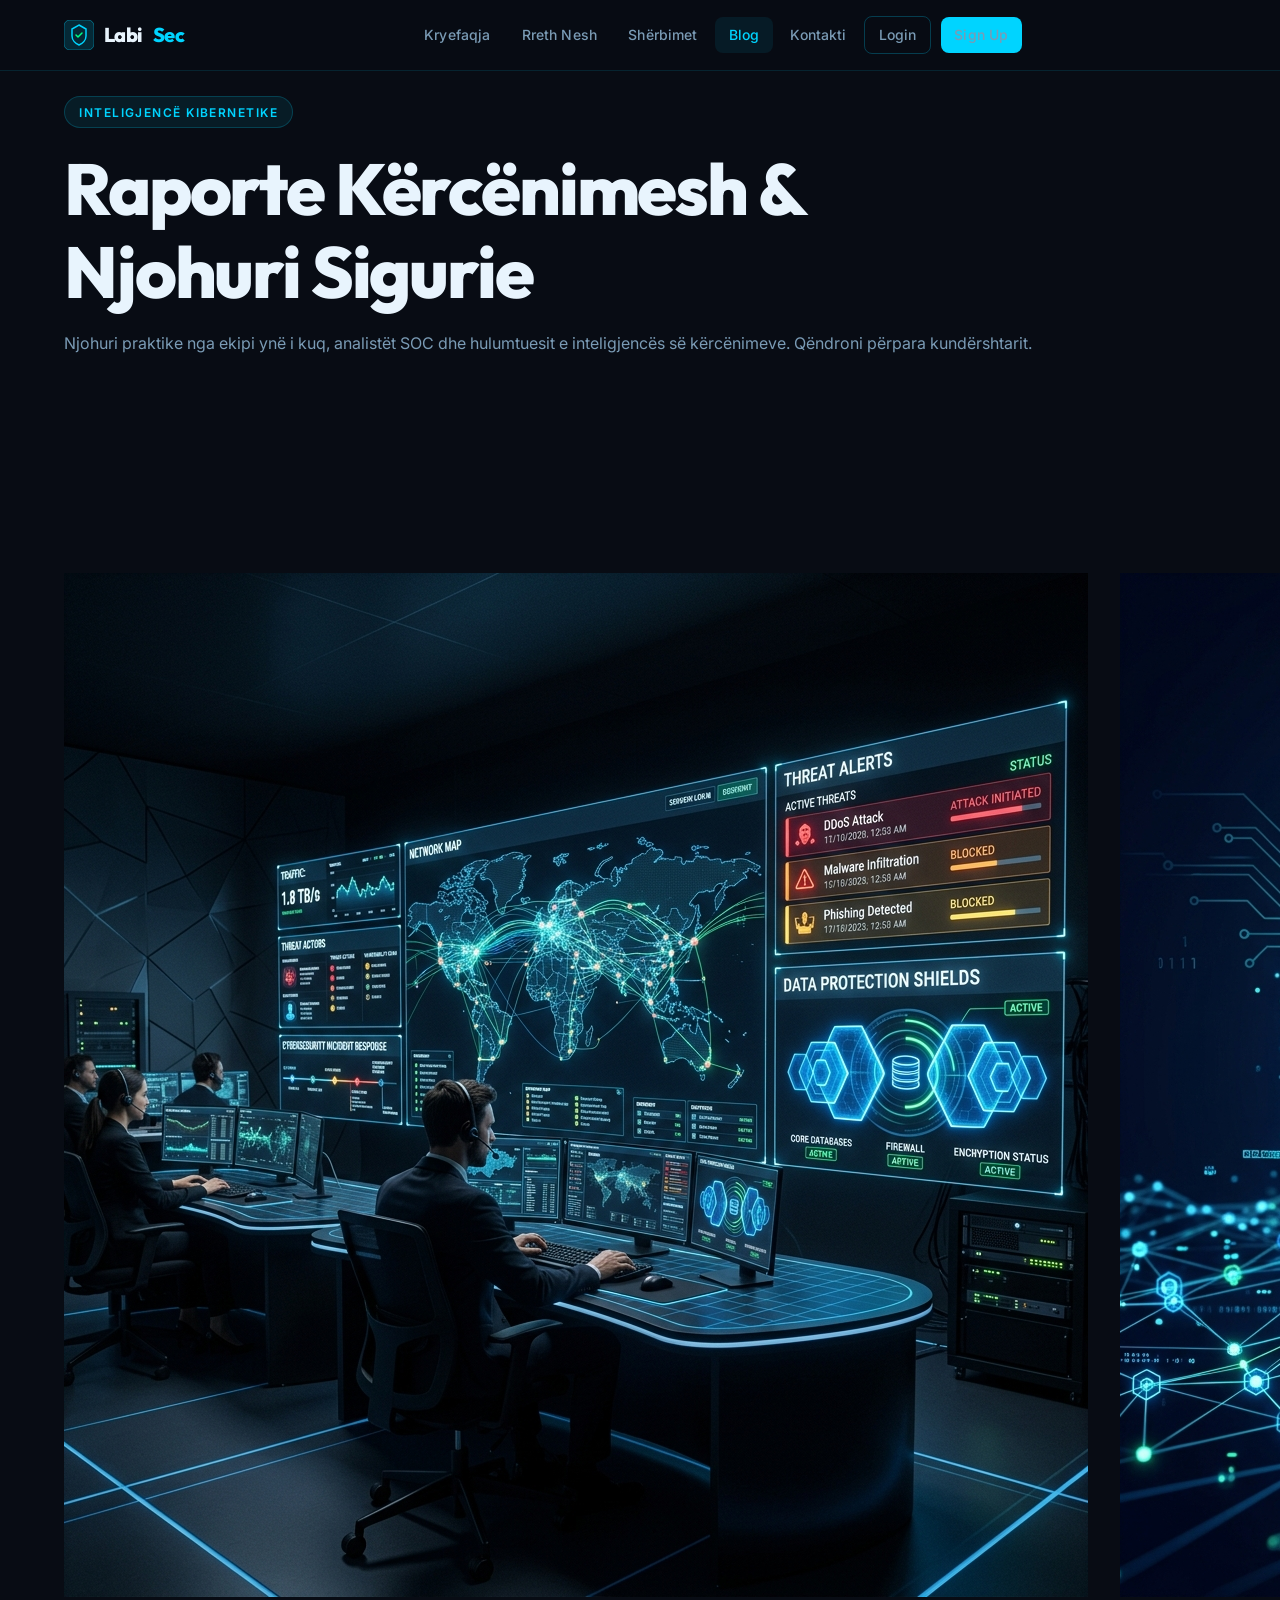
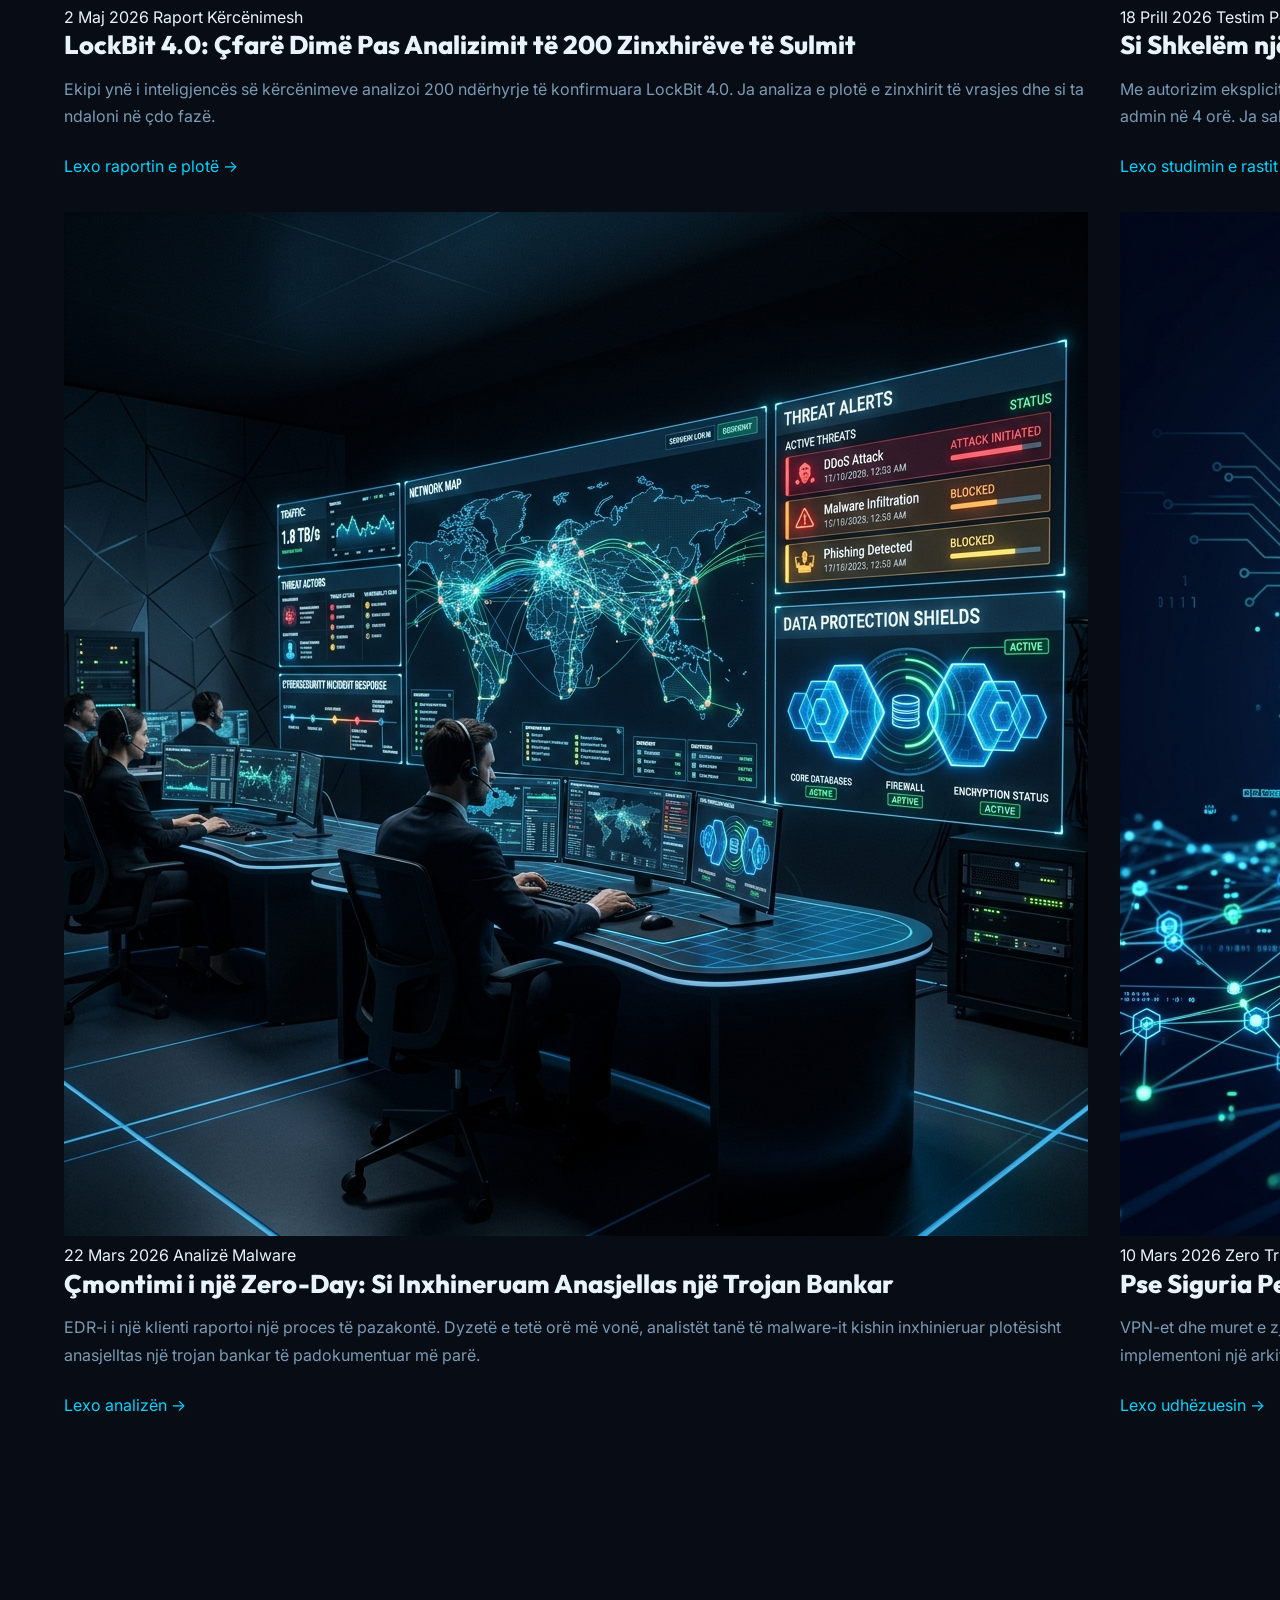
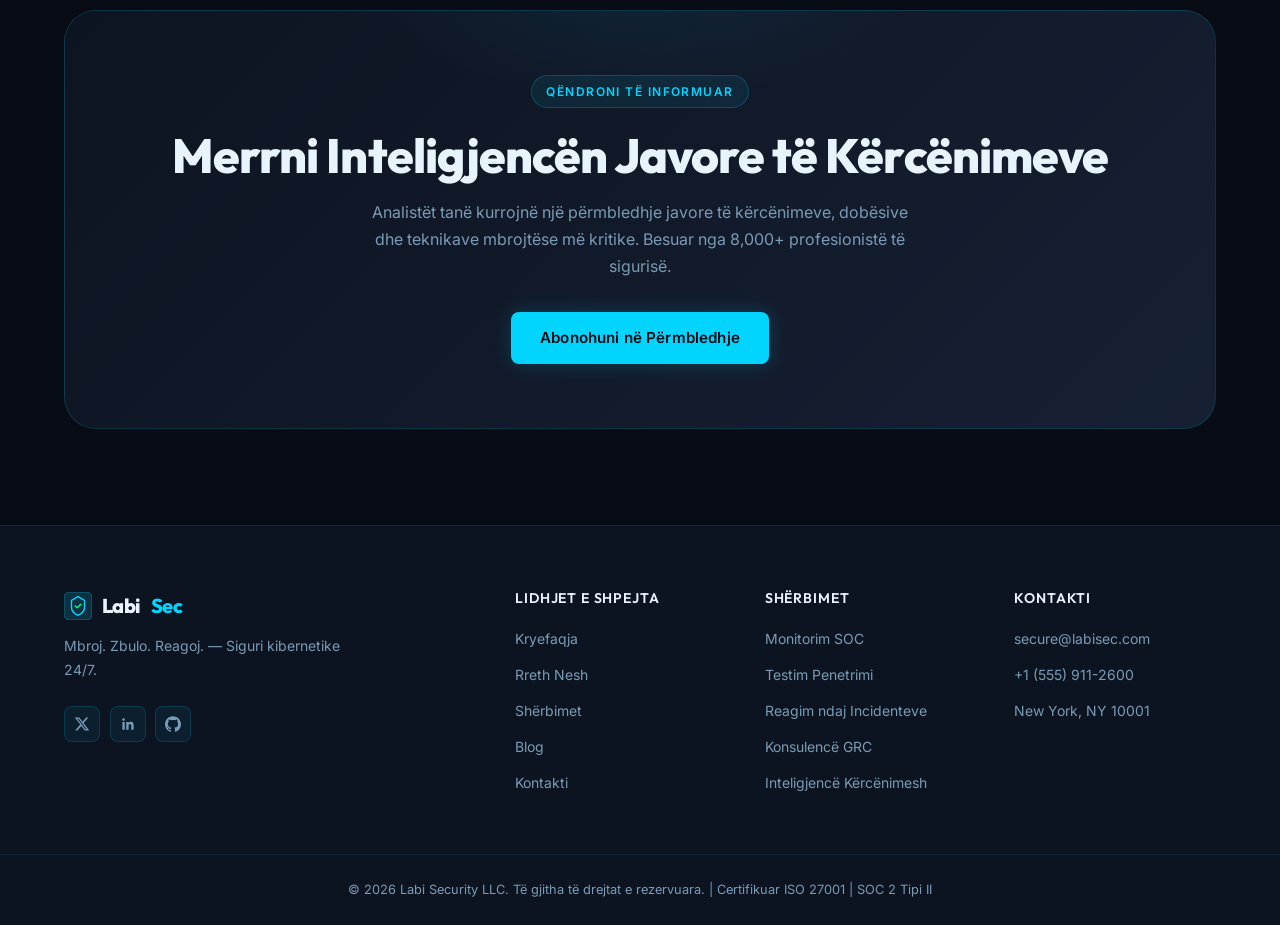
<file: blog.html>
<!DOCTYPE html>
<html lang="sq">
<head>
  <meta charset="UTF-8">
  <meta name="viewport" content="width=device-width, initial-scale=1.0">
  <meta name="description" content="Blog i Labi Security — raporte kërcënimesh, udhëzues testimi penetrimi, studime rastesh reagimi ndaj incidenteve dhe njohuri nga ekipi ynë i ekspertëve.">
  <title>Blog i Inteligjencës Kibernetike — Labi Security</title>
  <link rel="stylesheet" href="css/style.css">
</head>
<body>
  <header>
    <nav class="nav-container">
      <a href="index.html" class="logo">
        <svg width="30" height="30" viewBox="0 0 30 30" fill="none"><rect width="30" height="30" rx="6" fill="rgba(0,212,255,0.15)" stroke="rgba(0,212,255,0.4)" stroke-width="1"/><path d="M15 5 L22 9 L22 16 C22 20 18.5 23.5 15 25 C11.5 23.5 8 20 8 16 L8 9 Z" fill="none" stroke="#00d4ff" stroke-width="1.5"/><path d="M12 15 L14 17 L18 13" stroke="#00ff88" stroke-width="1.5" stroke-linecap="round" stroke-linejoin="round"/></svg>
        Labi<span>Sec</span>
      </a>
      <button class="menu-toggle" aria-label="Hap menunë"><span></span><span></span><span></span></button>
      <ul class="nav-links">
        <li><a href="index.html">Kryefaqja</a></li>
        <li><a href="about.html">Rreth Nesh</a></li>
        <li><a href="services.html">Shërbimet</a></li>
        <li><a href="blog.html" class="active">Blog</a></li>
        <li><a href="contact.html">Kontakti</a></li>
        <li class="nav-auth">
          <a href="#" class="btn-nav-outline">Login</a><a href="#" class="btn-nav-cta">Sign Up</a>
        </li>
      </ul>
    </nav>
  </header>

  <main>
    <section class="page-header">
      <div class="container">
        <span class="section-label">Inteligjencë Kibernetike</span>
        <h1>Raporte Kërcënimesh &amp;<br><span class="accent">Njohuri Sigurie</span></h1>
        <p>Njohuri praktike nga ekipi ynë i kuq, analistët SOC dhe hulumtuesit e inteligjencës së kërcënimeve. Qëndroni përpara kundërshtarit.</p>
      </div>
    </section>

    <section>
      <div class="container grid-3">

        <article class="blog-card">
          <img src="assets/images/hero.png" alt="Analiza e sulmit ransomware" class="blog-img">
          <div class="blog-content">
            <div class="blog-meta">
              <time datetime="2026-05-02">2 Maj 2026</time>
              <span class="blog-tag">Raport Kërcënimesh</span>
            </div>
            <h3>LockBit 4.0: Çfarë Dimë Pas Analizimit të 200 Zinxhirëve të Sulmit</h3>
            <p>Ekipi ynë i inteligjencës së kërcënimeve analizoi 200 ndërhyrje të konfirmuara LockBit 4.0. Ja analiza e plotë e zinxhirit të vrasjes dhe si ta ndaloni në çdo fazë.</p>
            <a href="#" class="read-more">Lexo raportin e plotë →</a>
          </div>
        </article>

        <article class="blog-card">
          <img src="assets/images/shield.png" alt="Mbrojtja kibernetike" class="blog-img">
          <div class="blog-content">
            <div class="blog-meta">
              <time datetime="2026-04-18">18 Prill 2026</time>
              <span class="blog-tag">Testim Penetrimi</span>
            </div>
            <h3>Si Shkelëm një Bankë në 4 Orë — Studim Rasti i Ekipit të Kuq</h3>
            <p>Me autorizim eksplicit, ekipi ynë simuloi një kërcënim të vazhdueshëm të avancuar (APT) kundër një banke rajonale. Arritëm domenin admin në 4 orë. Ja saktësisht si.</p>
            <a href="#" class="read-more">Lexo studimin e rastit →</a>
          </div>
        </article>

        <article class="blog-card">
          <img src="assets/images/team.png" alt="Ekipi SOC duke monitoruar alarmet" class="blog-img">
          <div class="blog-content">
            <div class="blog-meta">
              <time datetime="2026-04-05">5 Prill 2026</time>
              <span class="blog-tag">Operacionet SOC</span>
            </div>
            <h3>Ndërtimi i Rregullave të Zbulimit që Veprojnë Realisht: Udhëzues SIEM</h3>
            <p>Shumica e implementimeve SIEM mbysin analistët me pozitive të rreme. Ndajmë parimet e inxhinierisë së zbulimit që SOC-i ynë përdor për të ruajtur një normë 94% pozitivesh të vërteta.</p>
            <a href="#" class="read-more">Lexo udhëzuesin →</a>
          </div>
        </article>

        <article class="blog-card">
          <img src="assets/images/hero.png" alt="Analiza e trafikut të rrjetit" class="blog-img">
          <div class="blog-content">
            <div class="blog-meta">
              <time datetime="2026-03-22">22 Mars 2026</time>
              <span class="blog-tag">Analizë Malware</span>
            </div>
            <h3>Çmontimi i një Zero-Day: Si Inxhineruam Anasjellas një Trojan Bankar</h3>
            <p>EDR-i i një klienti raportoi një proces të pazakontë. Dyzetë e tetë orë më vonë, analistët tanë të malware-it kishin inxhinieruar plotësisht anasjelltas një trojan bankar të padokumentuar më parë.</p>
            <a href="#" class="read-more">Lexo analizën →</a>
          </div>
        </article>

        <article class="blog-card">
          <img src="assets/images/shield.png" alt="Arkitektura e mbrojtjes kibernetike" class="blog-img">
          <div class="blog-content">
            <div class="blog-meta">
              <time datetime="2026-03-10">10 Mars 2026</time>
              <span class="blog-tag">Zero Trust</span>
            </div>
            <h3>Pse Siguria Perimetrike është e Vdekur — dhe Çfarë ta Zëvendësojë</h3>
            <p>VPN-et dhe muret e zjarrit u projektuan për një botë ku "brenda rrjetit" do të thoshte i besuar. Ajo botë është zhdukur. Ja si të implementoni një arkitekturë praktike zero-besim në 90 ditë.</p>
            <a href="#" class="read-more">Lexo udhëzuesin →</a>
          </div>
        </article>

        <article class="blog-card">
          <img src="assets/images/team.png" alt="Ekipi i reagimit ndaj incidenteve" class="blog-img">
          <div class="blog-content">
            <div class="blog-meta">
              <time datetime="2026-02-28">28 Shkurt 2026</time>
              <span class="blog-tag">Reagim ndaj Incidenteve</span>
            </div>
            <h3>Ransomware në Orën 3 të Mëngjesit: Si SOC-i Ynë Ndaloi një Sulm Para Enkriptimit</h3>
            <p>Sistemet e një spitali filluan të shfaqin sjellje para-ransomware në orën 3:17. Deri në orën 3:44, SOC-i ynë kishte kufizuar kërcënimin. Ky është llogaria minutë pas minutë e asaj që ndodhi.</p>
            <a href="#" class="read-more">Lexo studimin e rastit →</a>
          </div>
        </article>

      </div>
    </section>

    <section>
      <div class="container">
        <div class="cta-banner">
          <span class="section-label">Qëndroni të Informuar</span>
          <h2>Merrni Inteligjencën Javore të Kërcënimeve</h2>
          <p class="cta-text">Analistët tanë kurrojnë një përmbledhje javore të kërcënimeve, dobësive dhe teknikave mbrojtëse më kritike. Besuar nga 8,000+ profesionistë të sigurisë.</p>
          <a href="contact.html" class="btn btn-primary">Abonohuni në Përmbledhje</a>
        </div>
      </div>
    </section>
  </main>

  <footer>
    <div class="container footer-grid">
      <div class="footer-col">
        <a href="index.html" class="logo"><svg width="28" height="28" viewBox="0 0 30 30" fill="none"><rect width="30" height="30" rx="6" fill="rgba(0,212,255,0.15)" stroke="rgba(0,212,255,0.4)" stroke-width="1"/><path d="M15 5 L22 9 L22 16 C22 20 18.5 23.5 15 25 C11.5 23.5 8 20 8 16 L8 9 Z" fill="none" stroke="#00d4ff" stroke-width="1.5"/><path d="M12 15 L14 17 L18 13" stroke="#00ff88" stroke-width="1.5" stroke-linecap="round" stroke-linejoin="round"/></svg>Labi<span>Sec</span></a>
        <p class="footer-tagline">Mbroj. Zbulo. Reagoj. — Siguri kibernetike 24/7.</p>
        <div class="social-links">
          <a href="#" class="social-icon" aria-label="Twitter"><svg width="16" height="16" viewBox="0 0 24 24" fill="currentColor"><path d="M18.244 2.25h3.308l-7.227 8.26 8.502 11.24H16.17l-5.214-6.817L4.99 21.75H1.68l7.73-8.835L1.254 2.25H8.08l4.713 6.231zm-1.161 17.52h1.833L7.084 4.126H5.117z"/></svg></a>
          <a href="#" class="social-icon" aria-label="LinkedIn"><svg width="16" height="16" viewBox="0 0 24 24" fill="currentColor"><path d="M20.447 20.452h-3.554v-5.569c0-1.328-.027-3.037-1.852-3.037-1.853 0-2.136 1.445-2.136 2.939v5.667H9.351V9h3.414v1.561h.046c.477-.9 1.637-1.85 3.37-1.85 3.601 0 4.267 2.37 4.267 5.455v6.286zM5.337 7.433c-1.144 0-2.063-.926-2.063-2.065 0-1.138.92-2.063 2.063-2.063 1.14 0 2.064.925 2.064 2.063 0 1.139-.925 2.065-2.064 2.065zm1.782 13.019H3.555V9h3.564v11.452z"/></svg></a>
          <a href="#" class="social-icon" aria-label="GitHub"><svg width="16" height="16" viewBox="0 0 24 24" fill="currentColor"><path d="M12 .297c-6.63 0-12 5.373-12 12 0 5.303 3.438 9.8 8.205 11.385.6.113.82-.258.82-.577 0-.285-.01-1.04-.015-2.04-3.338.724-4.042-1.61-4.042-1.61C4.422 18.07 3.633 17.7 3.633 17.7c-1.087-.744.084-.729.084-.729 1.205.084 1.838 1.236 1.838 1.236 1.07 1.835 2.809 1.305 3.495.998.108-.776.417-1.305.76-1.605-2.665-.3-5.466-1.332-5.466-5.93 0-1.31.465-2.38 1.235-3.22-.135-.303-.54-1.523.105-3.176 0 0 1.005-.322 3.3 1.23.96-.267 1.98-.399 3-.405 1.02.006 2.04.138 3 .405 2.28-1.552 3.285-1.23 3.285-1.23.645 1.653.24 2.873.12 3.176.765.84 1.23 1.91 1.23 3.22 0 4.61-2.805 5.625-5.475 5.92.42.36.81 1.096.81 2.22 0 1.606-.015 2.896-.015 3.286 0 .315.21.69.825.57C20.565 22.092 24 17.592 24 12.297c0-6.627-5.373-12-12-12"/></svg></a>
        </div>
      </div>
      <div class="footer-col">
        <h4>Lidhjet e Shpejta</h4>
        <ul class="footer-links"><li><a href="index.html">Kryefaqja</a></li><li><a href="about.html">Rreth Nesh</a></li><li><a href="services.html">Shërbimet</a></li><li><a href="blog.html">Blog</a></li><li><a href="contact.html">Kontakti</a></li></ul>
      </div>
      <div class="footer-col">
        <h4>Shërbimet</h4>
        <ul class="footer-links"><li><a href="services.html">Monitorim SOC</a></li><li><a href="services.html">Testim Penetrimi</a></li><li><a href="services.html">Reagim ndaj Incidenteve</a></li><li><a href="services.html">Konsulencë GRC</a></li><li><a href="services.html">Inteligjencë Kërcënimesh</a></li></ul>
      </div>
      <div class="footer-col">
        <h4>Kontakti</h4>
        <ul class="footer-links"><li><a href="#">secure@labisec.com</a></li><li><a href="#">+1 (555) 911-2600</a></li><li><a href="#">New York, NY 10001</a></li></ul>
      </div>
    </div>
    <div class="footer-bottom"><p>&copy; 2026 Labi Security LLC. Të gjitha të drejtat e rezervuara. | Certifikuar ISO 27001 | SOC 2 Tipi II</p></div>
  </footer>

  <script src="js/main.js"></script>
</body>
</html>
</file>
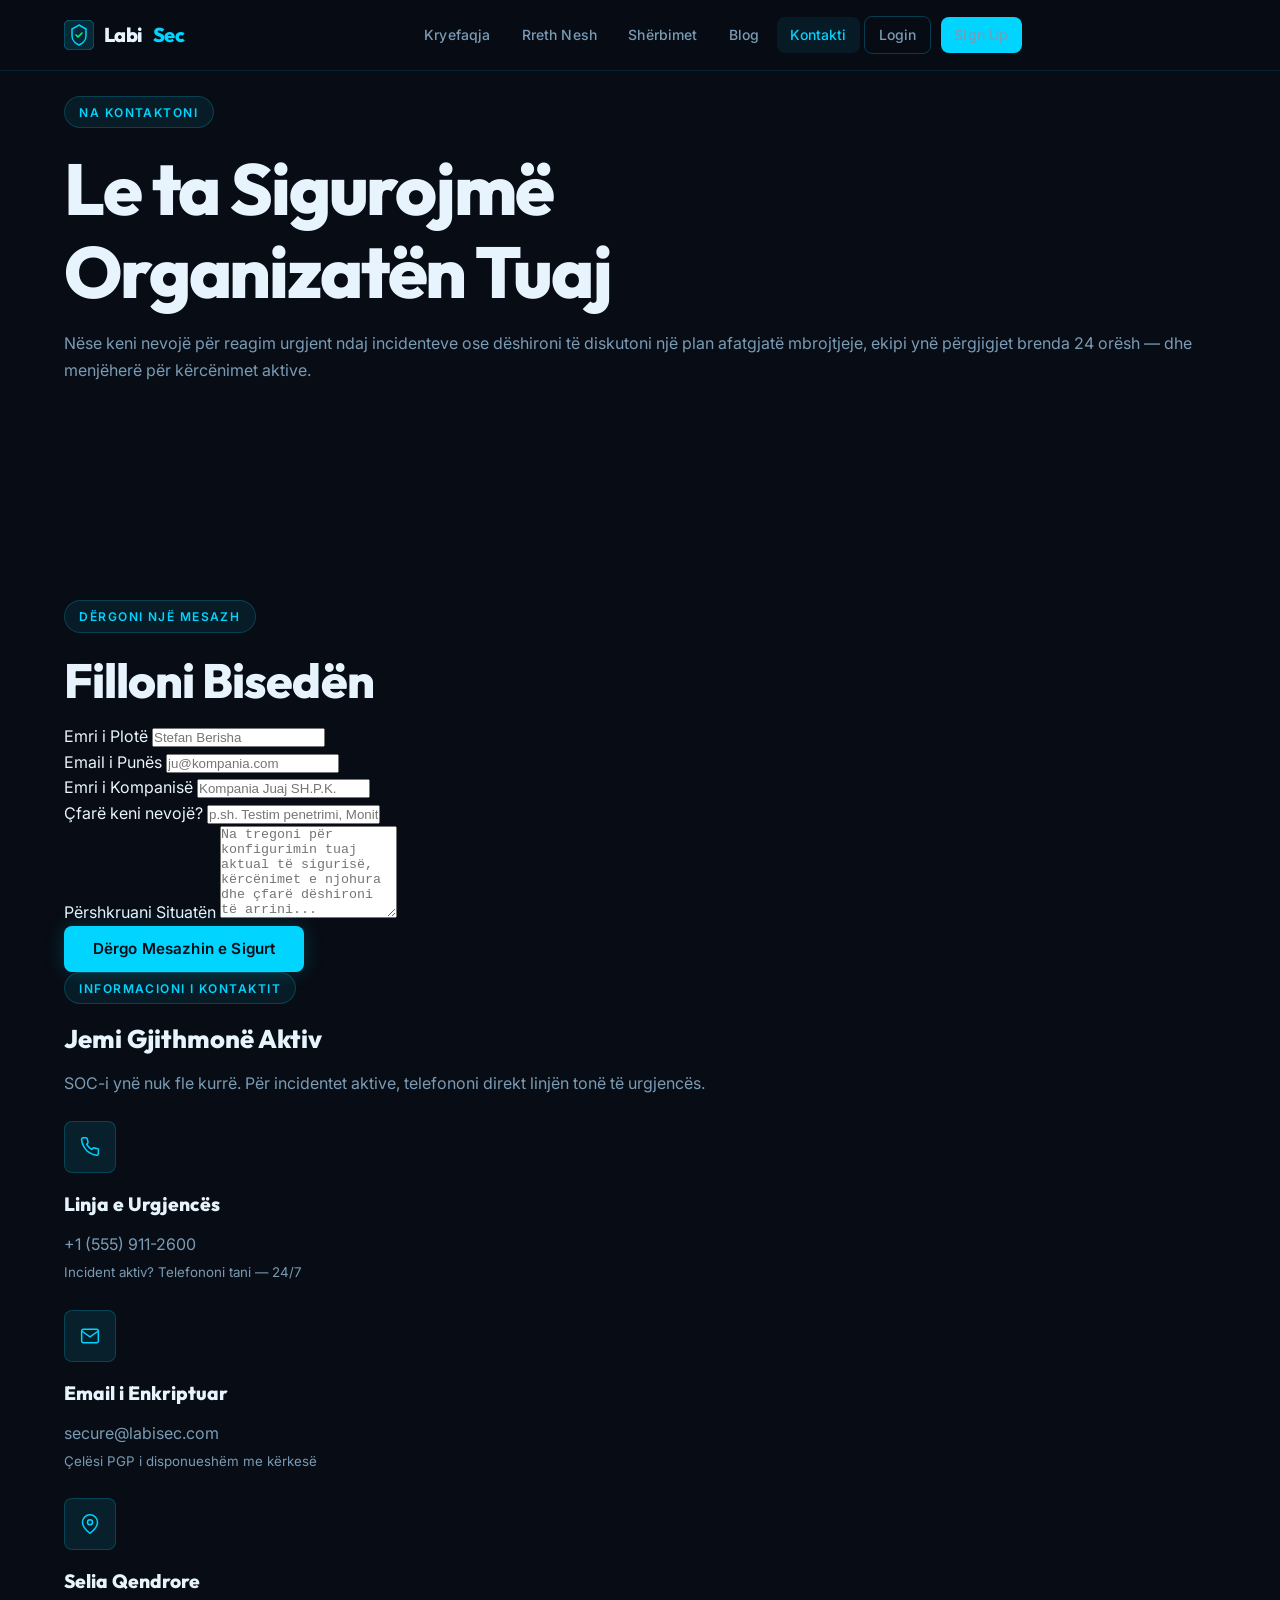
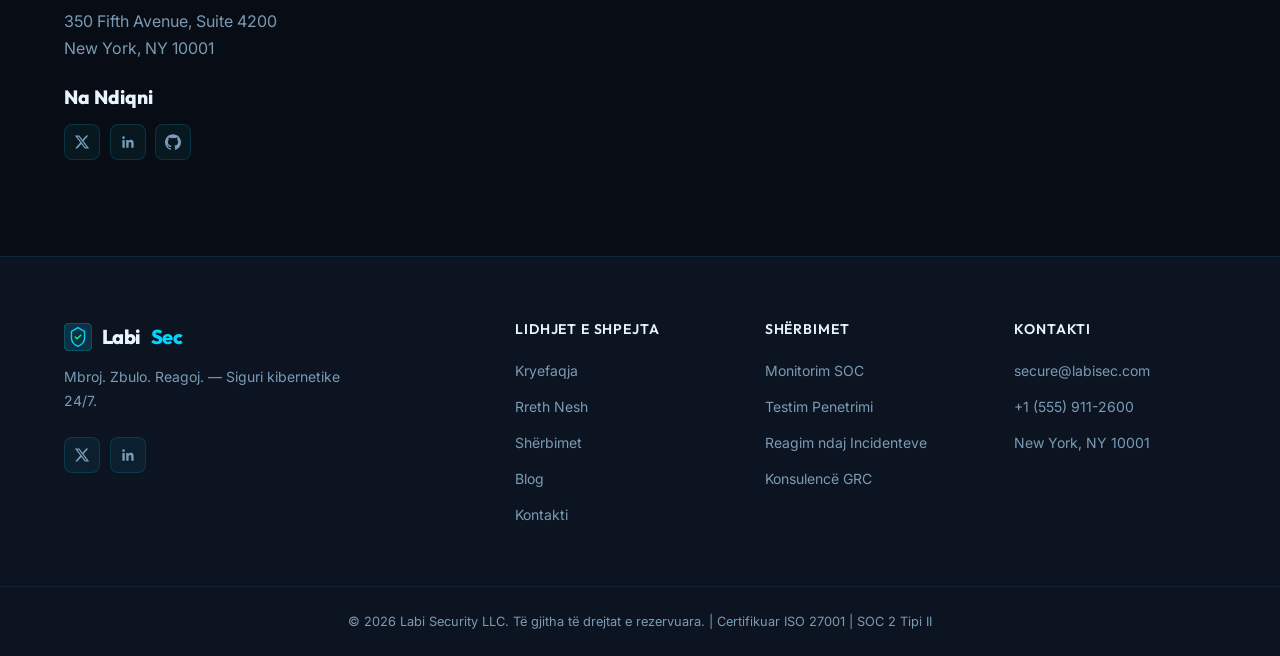
<file: contact.html>
<!DOCTYPE html>
<html lang="sq">
<head>
  <meta charset="UTF-8">
  <meta name="viewport" content="width=device-width, initial-scale=1.0">
  <meta name="description" content="Kontaktoni Labi Security — ekipin tonë për një vlerësim falas sigurie, reagim ndaj incidenteve ose për të diskutuar një plan mbrojtjeje për organizatën tuaj.">
  <title>Kontakti — Labi Security</title>
  <link rel="stylesheet" href="css/style.css">
</head>
<body>
  <header>
    <nav class="nav-container">
      <a href="index.html" class="logo">
        <svg width="30" height="30" viewBox="0 0 30 30" fill="none"><rect width="30" height="30" rx="6" fill="rgba(0,212,255,0.15)" stroke="rgba(0,212,255,0.4)" stroke-width="1"/><path d="M15 5 L22 9 L22 16 C22 20 18.5 23.5 15 25 C11.5 23.5 8 20 8 16 L8 9 Z" fill="none" stroke="#00d4ff" stroke-width="1.5"/><path d="M12 15 L14 17 L18 13" stroke="#00ff88" stroke-width="1.5" stroke-linecap="round" stroke-linejoin="round"/></svg>
        Labi<span>Sec</span>
      </a>
      <button class="menu-toggle" aria-label="Hap menunë"><span></span><span></span><span></span></button>
      <ul class="nav-links">
        <li><a href="index.html">Kryefaqja</a></li>
        <li><a href="about.html">Rreth Nesh</a></li>
        <li><a href="services.html">Shërbimet</a></li>
        <li><a href="blog.html">Blog</a></li>
        <li><a href="contact.html" class="active">Kontakti</a></li>
        <li class="nav-auth">
          <a href="#" class="btn-nav-outline">Login</a><a href="#" class="btn-nav-cta">Sign Up</a>
        </li>
      </ul>
    </nav>
  </header>

  <main>
    <section class="page-header">
      <div class="container">
        <span class="section-label">Na Kontaktoni</span>
        <h1>Le ta Sigurojmë<br><span class="accent">Organizatën Tuaj</span></h1>
        <p>Nëse keni nevojë për reagim urgjent ndaj incidenteve ose dëshironi të diskutoni një plan afatgjatë mbrojtjeje, ekipi ynë përgjigjet brenda 24 orësh — dhe menjëherë për kërcënimet aktive.</p>
      </div>
    </section>

    <section>
      <div class="container contact-grid">
        <article>
          <span class="section-label">Dërgoni një Mesazh</span>
          <h2>Filloni Bisedën</h2>
          <form class="contact-form" action="#" method="post">
            <div class="form-group">
              <label for="contact-name">Emri i Plotë</label>
              <input type="text" id="contact-name" name="name" placeholder="Stefan Berisha" required minlength="2">
            </div>
            <div class="form-group">
              <label for="contact-email">Email i Punës</label>
              <input type="email" id="contact-email" name="email" placeholder="ju@kompania.com" required>
            </div>
            <div class="form-group">
              <label for="contact-company">Emri i Kompanisë</label>
              <input type="text" id="contact-company" name="company" placeholder="Kompania Juaj SH.P.K." required>
            </div>
            <div class="form-group">
              <label for="contact-subject">Çfarë keni nevojë?</label>
              <input type="text" id="contact-subject" name="subject" placeholder="p.sh. Testim penetrimi, Monitorim SOC, Mbështetje IR" required>
            </div>
            <div class="form-group">
              <label for="contact-message">Përshkruani Situatën</label>
              <textarea id="contact-message" name="message" rows="6" placeholder="Na tregoni për konfigurimin tuaj aktual të sigurisë, kërcënimet e njohura dhe çfarë dëshironi të arrini..." required minlength="20"></textarea>
            </div>
            <button type="submit" id="contact-submit" class="btn btn-primary">Dërgo Mesazhin e Sigurt</button>
          </form>
        </article>

        <aside>
          <div class="contact-info-card">
            <span class="section-label">Informacioni i Kontaktit</span>
            <h3>Jemi Gjithmonë Aktiv</h3>
            <p>SOC-i ynë nuk fle kurrë. Për incidentet aktive, telefononi direkt linjën tonë të urgjencës.</p>

            <div class="info-item">
              <div class="icon-wrapper">
                <svg width="20" height="20" viewBox="0 0 24 24" fill="none" stroke="currentColor" stroke-width="1.8"><path d="M22 16.92v3a2 2 0 0 1-2.18 2 19.79 19.79 0 0 1-8.63-3.07A19.5 19.5 0 0 1 4.93 12a19.79 19.79 0 0 1-3.07-8.67A2 2 0 0 1 3.82 1h3a2 2 0 0 1 2 1.72c.127.96.361 1.903.7 2.81a2 2 0 0 1-.45 2.11L8.09 8.91a16 16 0 0 0 6 6l1.27-1.27a2 2 0 0 1 2.11-.45c.907.339 1.85.573 2.81.7A2 2 0 0 1 22 16.92z"/></svg>
              </div>
              <div>
                <h4>Linja e Urgjencës</h4>
                <p>+1 (555) 911-2600<br><small class="text-green">Incident aktiv? Telefononi tani — 24/7</small></p>
              </div>
            </div>

            <div class="info-item">
              <div class="icon-wrapper">
                <svg width="20" height="20" viewBox="0 0 24 24" fill="none" stroke="currentColor" stroke-width="1.8"><path d="M4 4h16c1.1 0 2 .9 2 2v12c0 1.1-.9 2-2 2H4c-1.1 0-2-.9-2-2V6c0-1.1.9-2 2-2z"/><polyline points="22,6 12,13 2,6"/></svg>
              </div>
              <div>
                <h4>Email i Enkriptuar</h4>
                <p>secure@labisec.com<br><small class="text-muted">Çelësi PGP i disponueshëm me kërkesë</small></p>
              </div>
            </div>

            <div class="info-item">
              <div class="icon-wrapper">
                <svg width="20" height="20" viewBox="0 0 24 24" fill="none" stroke="currentColor" stroke-width="1.8"><path d="M21 10c0 7-9 13-9 13s-9-6-9-13a9 9 0 0 1 18 0z"/><circle cx="12" cy="10" r="3"/></svg>
              </div>
              <div>
                <h4>Selia Qendrore</h4>
                <p>350 Fifth Avenue, Suite 4200<br>New York, NY 10001</p>
              </div>
            </div>

            <h4>Na Ndiqni</h4>
            <div class="social-links">
              <a href="#" class="social-icon" aria-label="Twitter"><svg width="16" height="16" viewBox="0 0 24 24" fill="currentColor"><path d="M18.244 2.25h3.308l-7.227 8.26 8.502 11.24H16.17l-5.214-6.817L4.99 21.75H1.68l7.73-8.835L1.254 2.25H8.08l4.713 6.231zm-1.161 17.52h1.833L7.084 4.126H5.117z"/></svg></a>
              <a href="#" class="social-icon" aria-label="LinkedIn"><svg width="16" height="16" viewBox="0 0 24 24" fill="currentColor"><path d="M20.447 20.452h-3.554v-5.569c0-1.328-.027-3.037-1.852-3.037-1.853 0-2.136 1.445-2.136 2.939v5.667H9.351V9h3.414v1.561h.046c.477-.9 1.637-1.85 3.37-1.85 3.601 0 4.267 2.37 4.267 5.455v6.286zM5.337 7.433c-1.144 0-2.063-.926-2.063-2.065 0-1.138.92-2.063 2.063-2.063 1.14 0 2.064.925 2.064 2.063 0 1.139-.925 2.065-2.064 2.065zm1.782 13.019H3.555V9h3.564v11.452z"/></svg></a>
              <a href="#" class="social-icon" aria-label="GitHub"><svg width="16" height="16" viewBox="0 0 24 24" fill="currentColor"><path d="M12 .297c-6.63 0-12 5.373-12 12 0 5.303 3.438 9.8 8.205 11.385.6.113.82-.258.82-.577 0-.285-.01-1.04-.015-2.04-3.338.724-4.042-1.61-4.042-1.61C4.422 18.07 3.633 17.7 3.633 17.7c-1.087-.744.084-.729.084-.729 1.205.084 1.838 1.236 1.838 1.236 1.07 1.835 2.809 1.305 3.495.998.108-.776.417-1.305.76-1.605-2.665-.3-5.466-1.332-5.466-5.93 0-1.31.465-2.38 1.235-3.22-.135-.303-.54-1.523.105-3.176 0 0 1.005-.322 3.3 1.23.96-.267 1.98-.399 3-.405 1.02.006 2.04.138 3 .405 2.28-1.552 3.285-1.23 3.285-1.23.645 1.653.24 2.873.12 3.176.765.84 1.23 1.91 1.23 3.22 0 4.61-2.805 5.625-5.475 5.92.42.36.81 1.096.81 2.22 0 1.606-.015 2.896-.015 3.286 0 .315.21.69.825.57C20.565 22.092 24 17.592 24 12.297c0-6.627-5.373-12-12-12"/></svg></a>
            </div>
          </div>
        </aside>
      </div>
    </section>
  </main>

  <footer>
    <div class="container footer-grid">
      <div class="footer-col">
        <a href="index.html" class="logo"><svg width="28" height="28" viewBox="0 0 30 30" fill="none"><rect width="30" height="30" rx="6" fill="rgba(0,212,255,0.15)" stroke="rgba(0,212,255,0.4)" stroke-width="1"/><path d="M15 5 L22 9 L22 16 C22 20 18.5 23.5 15 25 C11.5 23.5 8 20 8 16 L8 9 Z" fill="none" stroke="#00d4ff" stroke-width="1.5"/><path d="M12 15 L14 17 L18 13" stroke="#00ff88" stroke-width="1.5" stroke-linecap="round" stroke-linejoin="round"/></svg>Labi<span>Sec</span></a>
        <p class="footer-tagline">Mbroj. Zbulo. Reagoj. — Siguri kibernetike 24/7.</p>
        <div class="social-links">
          <a href="#" class="social-icon" aria-label="Twitter"><svg width="16" height="16" viewBox="0 0 24 24" fill="currentColor"><path d="M18.244 2.25h3.308l-7.227 8.26 8.502 11.24H16.17l-5.214-6.817L4.99 21.75H1.68l7.73-8.835L1.254 2.25H8.08l4.713 6.231zm-1.161 17.52h1.833L7.084 4.126H5.117z"/></svg></a>
          <a href="#" class="social-icon" aria-label="LinkedIn"><svg width="16" height="16" viewBox="0 0 24 24" fill="currentColor"><path d="M20.447 20.452h-3.554v-5.569c0-1.328-.027-3.037-1.852-3.037-1.853 0-2.136 1.445-2.136 2.939v5.667H9.351V9h3.414v1.561h.046c.477-.9 1.637-1.85 3.37-1.85 3.601 0 4.267 2.37 4.267 5.455v6.286zM5.337 7.433c-1.144 0-2.063-.926-2.063-2.065 0-1.138.92-2.063 2.063-2.063 1.14 0 2.064.925 2.064 2.063 0 1.139-.925 2.065-2.064 2.065zm1.782 13.019H3.555V9h3.564v11.452z"/></svg></a>
        </div>
      </div>
      <div class="footer-col">
        <h4>Lidhjet e Shpejta</h4>
        <ul class="footer-links"><li><a href="index.html">Kryefaqja</a></li><li><a href="about.html">Rreth Nesh</a></li><li><a href="services.html">Shërbimet</a></li><li><a href="blog.html">Blog</a></li><li><a href="contact.html">Kontakti</a></li></ul>
      </div>
      <div class="footer-col">
        <h4>Shërbimet</h4>
        <ul class="footer-links"><li><a href="services.html">Monitorim SOC</a></li><li><a href="services.html">Testim Penetrimi</a></li><li><a href="services.html">Reagim ndaj Incidenteve</a></li><li><a href="services.html">Konsulencë GRC</a></li></ul>
      </div>
      <div class="footer-col">
        <h4>Kontakti</h4>
        <ul class="footer-links"><li><a href="#">secure@labisec.com</a></li><li><a href="#">+1 (555) 911-2600</a></li><li><a href="#">New York, NY 10001</a></li></ul>
      </div>
    </div>
    <div class="footer-bottom"><p>&copy; 2026 Labi Security LLC. Të gjitha të drejtat e rezervuara. | Certifikuar ISO 27001 | SOC 2 Tipi II</p></div>
  </footer>

  <script src="js/main.js"></script>
</body>
</html>
</file>
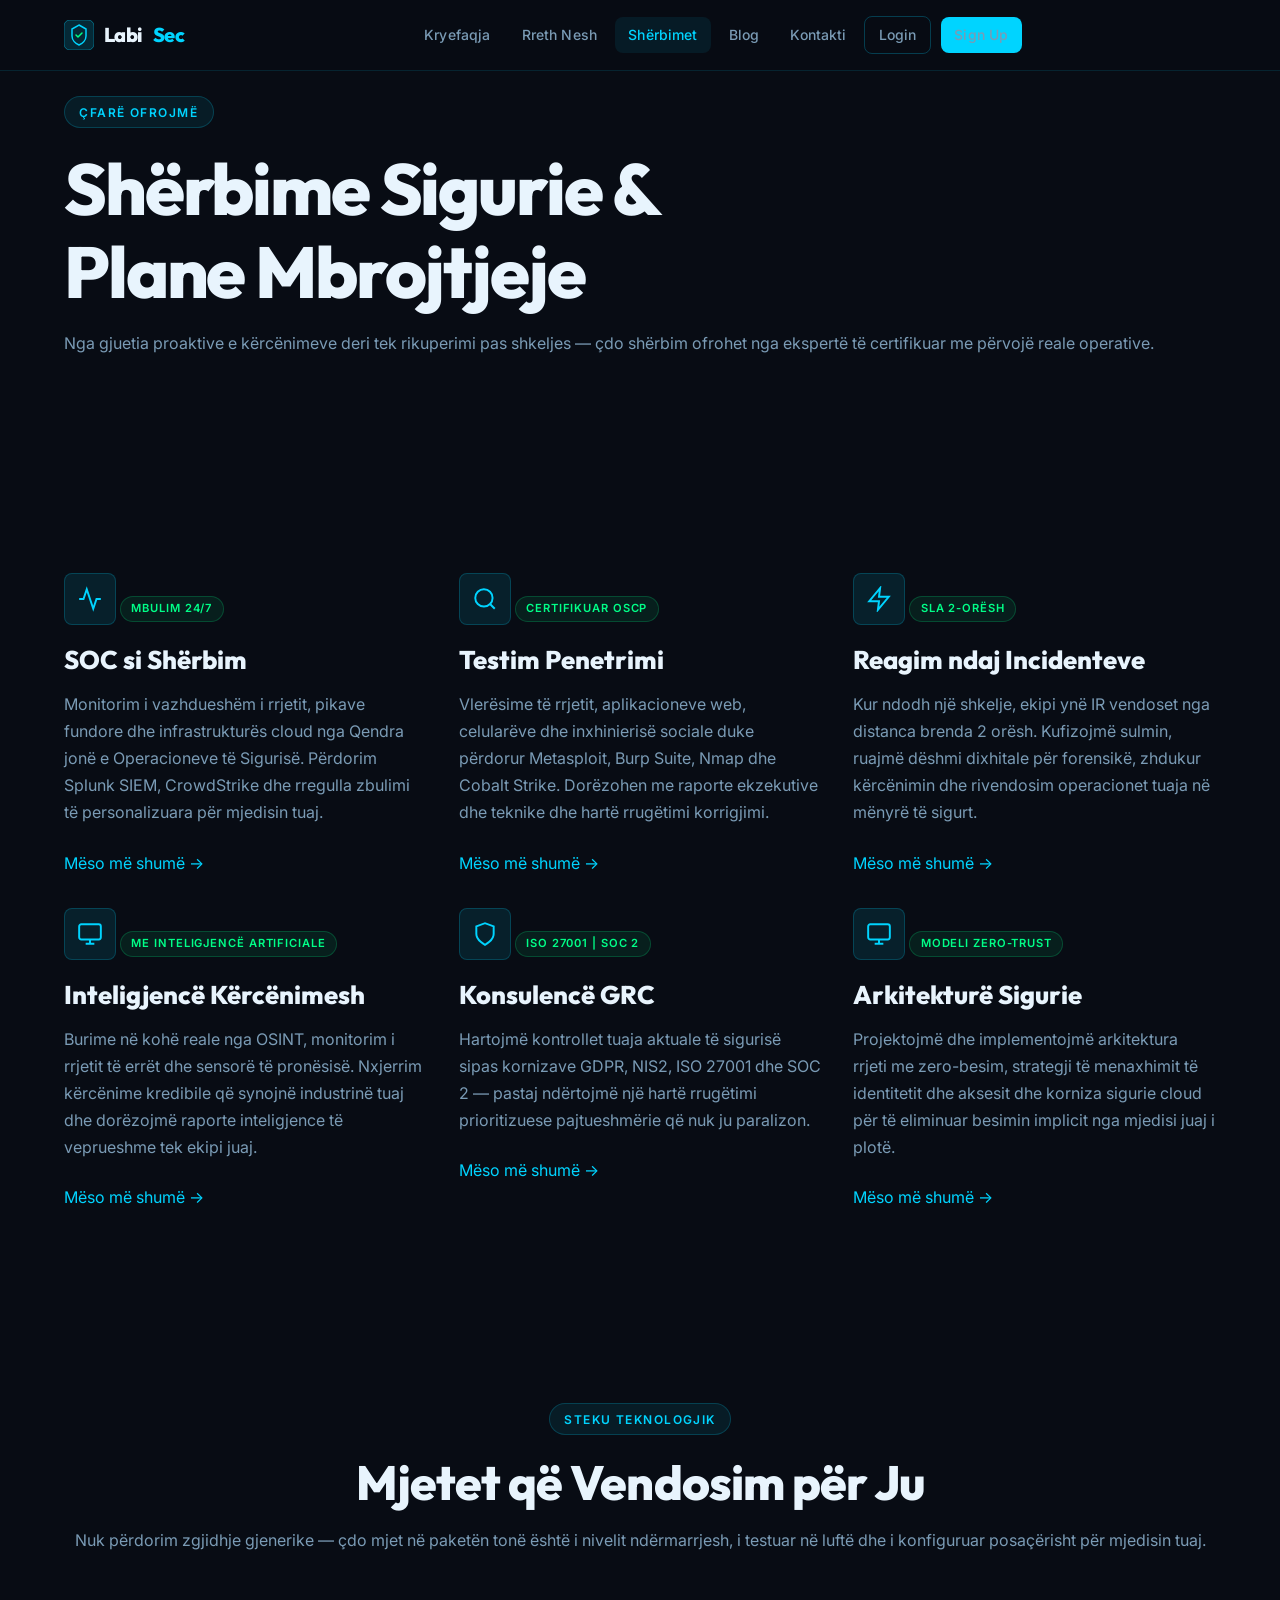
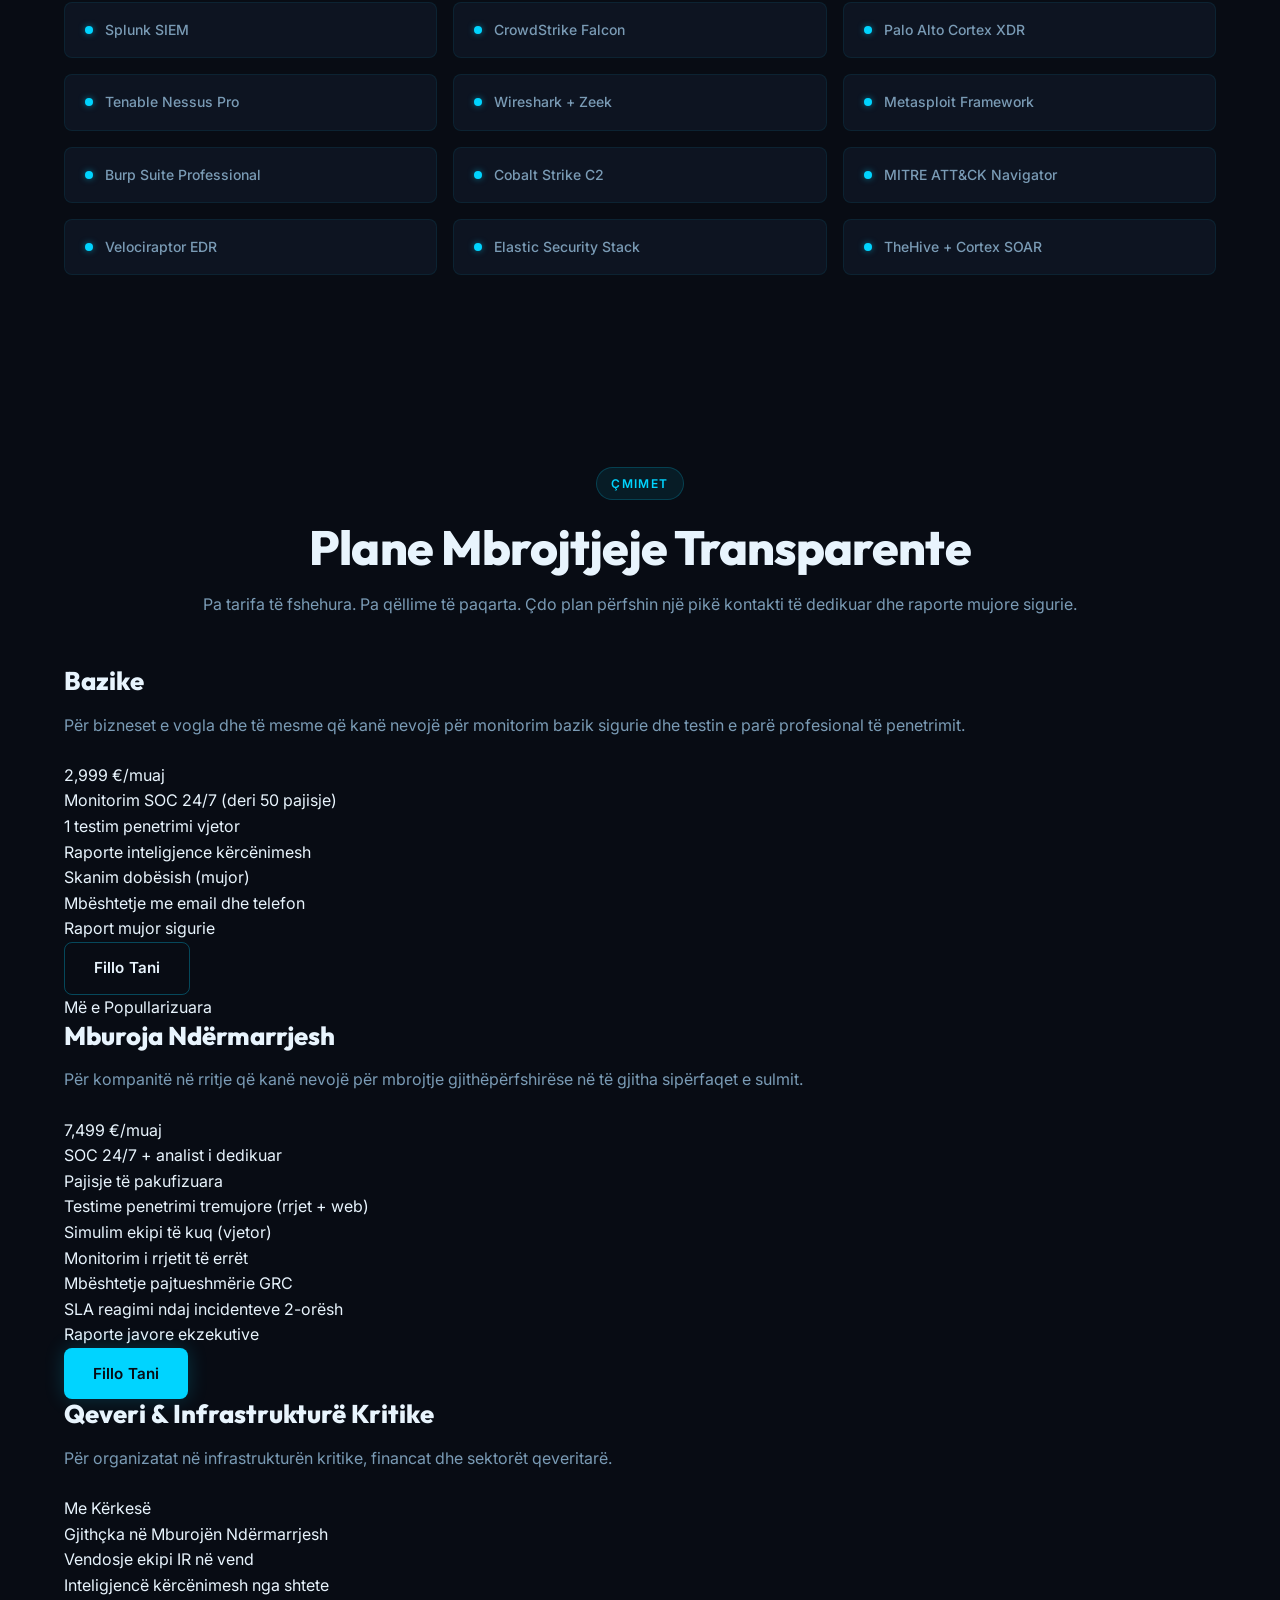
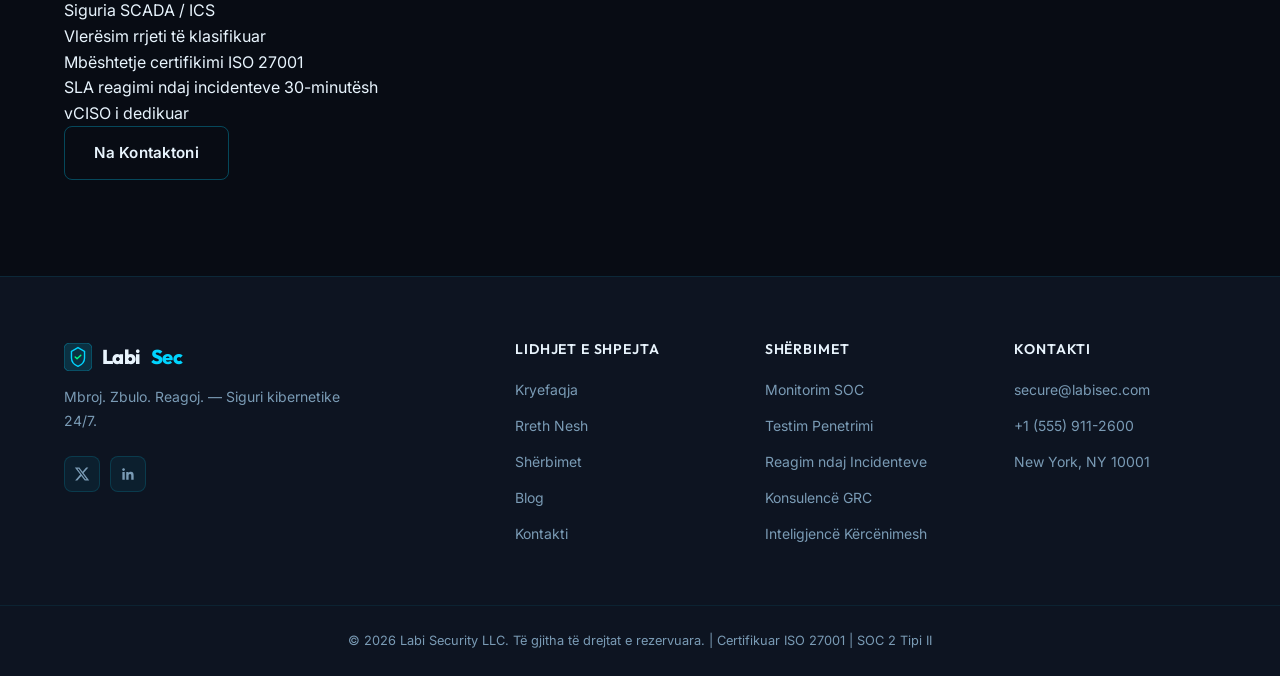
<file: services.html>
<!DOCTYPE html>
<html lang="sq">
<head>
  <meta charset="UTF-8">
  <meta name="viewport" content="width=device-width, initial-scale=1.0">
  <meta name="description" content="Shërbimet e Labi Security — testim penetrimi, monitorim SOC, reagim ndaj incidenteve, konsulencë GRC dhe inteligjencë kërcënimesh. Zgjidhni planin e duhur për organizatën tuaj.">
  <title>Shërbimet dhe Çmimet — Labi Security</title>
  <link rel="stylesheet" href="css/style.css">
</head>
<body>
  <header>
    <nav class="nav-container">
      <a href="index.html" class="logo">
        <svg width="30" height="30" viewBox="0 0 30 30" fill="none"><rect width="30" height="30" rx="6" fill="rgba(0,212,255,0.15)" stroke="rgba(0,212,255,0.4)" stroke-width="1"/><path d="M15 5 L22 9 L22 16 C22 20 18.5 23.5 15 25 C11.5 23.5 8 20 8 16 L8 9 Z" fill="none" stroke="#00d4ff" stroke-width="1.5"/><path d="M12 15 L14 17 L18 13" stroke="#00ff88" stroke-width="1.5" stroke-linecap="round" stroke-linejoin="round"/></svg>
        Labi<span>Sec</span>
      </a>
      <button class="menu-toggle" aria-label="Hap menunë"><span></span><span></span><span></span></button>
      <ul class="nav-links">
        <li><a href="index.html">Kryefaqja</a></li>
        <li><a href="about.html">Rreth Nesh</a></li>
        <li><a href="services.html" class="active">Shërbimet</a></li>
        <li><a href="blog.html">Blog</a></li>
        <li><a href="contact.html">Kontakti</a></li>
        <li class="nav-auth">
          <a href="#" class="btn-nav-outline">Login</a><a href="#" class="btn-nav-cta">Sign Up</a>
        </li>
      </ul>
    </nav>
  </header>

  <main>
    <section class="page-header">
      <div class="container">
        <span class="section-label">Çfarë Ofrojmë</span>
        <h1>Shërbime Sigurie &amp;<br><span class="accent">Plane Mbrojtjeje</span></h1>
        <p>Nga gjuetia proaktive e kërcënimeve deri tek rikuperimi pas shkeljes — çdo shërbim ofrohet nga ekspertë të certifikuar me përvojë reale operative.</p>
      </div>
    </section>

    <section>
      <div class="container grid-3">
        <article class="service-card">
          <div class="icon-wrapper">
            <svg width="26" height="26" viewBox="0 0 24 24" fill="none" stroke="currentColor" stroke-width="1.8"><polyline points="22 12 18 12 15 21 9 3 6 12 2 12"/></svg>
          </div>
          <div class="threat-badge">Mbulim 24/7</div>
          <h3>SOC si Shërbim</h3>
          <p>Monitorim i vazhdueshëm i rrjetit, pikave fundore dhe infrastrukturës cloud nga Qendra jonë e Operacioneve të Sigurisë. Përdorim Splunk SIEM, CrowdStrike dhe rregulla zbulimi të personalizuara për mjedisin tuaj.</p>
          <a href="contact.html" class="read-more">Mëso më shumë →</a>
        </article>

        <article class="service-card">
          <div class="icon-wrapper">
            <svg width="26" height="26" viewBox="0 0 24 24" fill="none" stroke="currentColor" stroke-width="1.8"><circle cx="11" cy="11" r="8"/><path d="M21 21l-4.35-4.35"/></svg>
          </div>
          <div class="threat-badge">Certifikuar OSCP</div>
          <h3>Testim Penetrimi</h3>
          <p>Vlerësime të rrjetit, aplikacioneve web, celularëve dhe inxhinierisë sociale duke përdorur Metasploit, Burp Suite, Nmap dhe Cobalt Strike. Dorëzohen me raporte ekzekutive dhe teknike dhe hartë rrugëtimi korrigjimi.</p>
          <a href="contact.html" class="read-more">Mëso më shumë →</a>
        </article>

        <article class="service-card">
          <div class="icon-wrapper">
            <svg width="26" height="26" viewBox="0 0 24 24" fill="none" stroke="currentColor" stroke-width="1.8"><path d="M13 2L3 14h9l-1 8 10-12h-9l1-8z"/></svg>
          </div>
          <div class="threat-badge">SLA 2-Orësh</div>
          <h3>Reagim ndaj Incidenteve</h3>
          <p>Kur ndodh një shkelje, ekipi ynë IR vendoset nga distanca brenda 2 orësh. Kufizojmë sulmin, ruajmë dëshmi dixhitale për forensikë, zhdukur kërcënimin dhe rivendosim operacionet tuaja në mënyrë të sigurt.</p>
          <a href="contact.html" class="read-more">Mëso më shumë →</a>
        </article>

        <article class="service-card">
          <div class="icon-wrapper">
            <svg width="26" height="26" viewBox="0 0 24 24" fill="none" stroke="currentColor" stroke-width="1.8"><rect x="2" y="3" width="20" height="14" rx="2"/><path d="M8 21h8M12 17v4"/></svg>
          </div>
          <div class="threat-badge">Me Inteligjencë Artificiale</div>
          <h3>Inteligjencë Kërcënimesh</h3>
          <p>Burime në kohë reale nga OSINT, monitorim i rrjetit të errët dhe sensorë të pronësisë. Nxjerrim kërcënime kredibile që synojnë industrinë tuaj dhe dorëzojmë raporte inteligjence të veprueshme tek ekipi juaj.</p>
          <a href="contact.html" class="read-more">Mëso më shumë →</a>
        </article>

        <article class="service-card">
          <div class="icon-wrapper">
            <svg width="26" height="26" viewBox="0 0 24 24" fill="none" stroke="currentColor" stroke-width="1.8"><path d="M12 22s8-4 8-10V5l-8-3-8 3v7c0 6 8 10 8 10z"/></svg>
          </div>
          <div class="threat-badge">ISO 27001 | SOC 2</div>
          <h3>Konsulencë GRC</h3>
          <p>Hartojmë kontrollet tuaja aktuale të sigurisë sipas kornizave GDPR, NIS2, ISO 27001 dhe SOC 2 — pastaj ndërtojmë një hartë rrugëtimi prioritizuese pajtueshmërie që nuk ju paralizon.</p>
          <a href="contact.html" class="read-more">Mëso më shumë →</a>
        </article>

        <article class="service-card">
          <div class="icon-wrapper">
            <svg width="26" height="26" viewBox="0 0 24 24" fill="none" stroke="currentColor" stroke-width="1.8"><rect x="2" y="3" width="20" height="14" rx="2"/><line x1="8" y1="21" x2="16" y2="21"/><line x1="12" y1="17" x2="12" y2="21"/></svg>
          </div>
          <div class="threat-badge">Modeli Zero-Trust</div>
          <h3>Arkitekturë Sigurie</h3>
          <p>Projektojmë dhe implementojmë arkitektura rrjeti me zero-besim, strategji të menaxhimit të identitetit dhe aksesit dhe korniza sigurie cloud për të eliminuar besimin implicit nga mjedisi juaj i plotë.</p>
          <a href="contact.html" class="read-more">Mëso më shumë →</a>
        </article>
      </div>
    </section>

    <section>
      <div class="container text-center mb-4">
        <span class="section-label">Steku Teknologjik</span>
        <h2>Mjetet që Vendosim për Ju</h2>
        <p>Nuk përdorim zgjidhje gjenerike — çdo mjet në paketën tonë është i nivelit ndërmarrjesh, i testuar në luftë dhe i konfiguruar posaçërisht për mjedisin tuaj.</p>
      </div>
      <div class="container">
        <div class="tools-grid">
          <div class="tool-item"><div class="tool-dot"></div><span class="tool-name">Splunk SIEM</span></div>
          <div class="tool-item"><div class="tool-dot"></div><span class="tool-name">CrowdStrike Falcon</span></div>
          <div class="tool-item"><div class="tool-dot"></div><span class="tool-name">Palo Alto Cortex XDR</span></div>
          <div class="tool-item"><div class="tool-dot"></div><span class="tool-name">Tenable Nessus Pro</span></div>
          <div class="tool-item"><div class="tool-dot"></div><span class="tool-name">Wireshark + Zeek</span></div>
          <div class="tool-item"><div class="tool-dot"></div><span class="tool-name">Metasploit Framework</span></div>
          <div class="tool-item"><div class="tool-dot"></div><span class="tool-name">Burp Suite Professional</span></div>
          <div class="tool-item"><div class="tool-dot"></div><span class="tool-name">Cobalt Strike C2</span></div>
          <div class="tool-item"><div class="tool-dot"></div><span class="tool-name">MITRE ATT&amp;CK Navigator</span></div>
          <div class="tool-item"><div class="tool-dot"></div><span class="tool-name">Velociraptor EDR</span></div>
          <div class="tool-item"><div class="tool-dot"></div><span class="tool-name">Elastic Security Stack</span></div>
          <div class="tool-item"><div class="tool-dot"></div><span class="tool-name">TheHive + Cortex SOAR</span></div>
        </div>
      </div>
    </section>

    <section>
      <div class="container text-center mb-4">
        <span class="section-label">Çmimet</span>
        <h2>Plane Mbrojtjeje Transparente</h2>
        <p>Pa tarifa të fshehura. Pa qëllime të paqarta. Çdo plan përfshin një pikë kontakti të dedikuar dhe raporte mujore sigurie.</p>
      </div>
      <div class="container pricing-grid">
        <article class="pricing-card">
          <h3>Bazike</h3>
          <p>Për bizneset e vogla dhe të mesme që kanë nevojë për monitorim bazik sigurie dhe testin e parë profesional të penetrimit.</p>
          <div class="price">2,999 €<span>/muaj</span></div>
          <ul class="pricing-features">
            <li>Monitorim SOC 24/7 (deri 50 pajisje)</li>
            <li>1 testim penetrimi vjetor</li>
            <li>Raporte inteligjence kërcënimesh</li>
            <li>Skanim dobësish (mujor)</li>
            <li>Mbështetje me email dhe telefon</li>
            <li>Raport mujor sigurie</li>
          </ul>
          <a href="contact.html" class="btn btn-secondary">Fillo Tani</a>
        </article>

        <article class="pricing-card popular">
          <div class="popular-badge">Më e Popullarizuara</div>
          <h3>Mburoja Ndërmarrjesh</h3>
          <p>Për kompanitë në rritje që kanë nevojë për mbrojtje gjithëpërfshirëse në të gjitha sipërfaqet e sulmit.</p>
          <div class="price">7,499 €<span>/muaj</span></div>
          <ul class="pricing-features">
            <li>SOC 24/7 + analist i dedikuar</li>
            <li>Pajisje të pakufizuara</li>
            <li>Testime penetrimi tremujore (rrjet + web)</li>
            <li>Simulim ekipi të kuq (vjetor)</li>
            <li>Monitorim i rrjetit të errët</li>
            <li>Mbështetje pajtueshmërie GRC</li>
            <li>SLA reagimi ndaj incidenteve 2-orësh</li>
            <li>Raporte javore ekzekutive</li>
          </ul>
          <a href="contact.html" class="btn btn-primary">Fillo Tani</a>
        </article>

        <article class="pricing-card">
          <h3>Qeveri &amp; Infrastrukturë Kritike</h3>
          <p>Për organizatat në infrastrukturën kritike, financat dhe sektorët qeveritarë.</p>
          <div class="price">Me Kërkesë<span></span></div>
          <ul class="pricing-features">
            <li>Gjithçka në Mburojën Ndërmarrjesh</li>
            <li>Vendosje ekipi IR në vend</li>
            <li>Inteligjencë kërcënimesh nga shtete</li>
            <li>Siguria SCADA / ICS</li>
            <li>Vlerësim rrjeti të klasifikuar</li>
            <li>Mbështetje certifikimi ISO 27001</li>
            <li>SLA reagimi ndaj incidenteve 30-minutësh</li>
            <li>vCISO i dedikuar</li>
          </ul>
          <a href="contact.html" class="btn btn-secondary">Na Kontaktoni</a>
        </article>
      </div>
    </section>
  </main>

  <footer>
    <div class="container footer-grid">
      <div class="footer-col">
        <a href="index.html" class="logo"><svg width="28" height="28" viewBox="0 0 30 30" fill="none"><rect width="30" height="30" rx="6" fill="rgba(0,212,255,0.15)" stroke="rgba(0,212,255,0.4)" stroke-width="1"/><path d="M15 5 L22 9 L22 16 C22 20 18.5 23.5 15 25 C11.5 23.5 8 20 8 16 L8 9 Z" fill="none" stroke="#00d4ff" stroke-width="1.5"/><path d="M12 15 L14 17 L18 13" stroke="#00ff88" stroke-width="1.5" stroke-linecap="round" stroke-linejoin="round"/></svg>Labi<span>Sec</span></a>
        <p class="footer-tagline">Mbroj. Zbulo. Reagoj. — Siguri kibernetike 24/7.</p>
        <div class="social-links">
          <a href="#" class="social-icon" aria-label="Twitter"><svg width="16" height="16" viewBox="0 0 24 24" fill="currentColor"><path d="M18.244 2.25h3.308l-7.227 8.26 8.502 11.24H16.17l-5.214-6.817L4.99 21.75H1.68l7.73-8.835L1.254 2.25H8.08l4.713 6.231zm-1.161 17.52h1.833L7.084 4.126H5.117z"/></svg></a>
          <a href="#" class="social-icon" aria-label="LinkedIn"><svg width="16" height="16" viewBox="0 0 24 24" fill="currentColor"><path d="M20.447 20.452h-3.554v-5.569c0-1.328-.027-3.037-1.852-3.037-1.853 0-2.136 1.445-2.136 2.939v5.667H9.351V9h3.414v1.561h.046c.477-.9 1.637-1.85 3.37-1.85 3.601 0 4.267 2.37 4.267 5.455v6.286zM5.337 7.433c-1.144 0-2.063-.926-2.063-2.065 0-1.138.92-2.063 2.063-2.063 1.14 0 2.064.925 2.064 2.063 0 1.139-.925 2.065-2.064 2.065zm1.782 13.019H3.555V9h3.564v11.452z"/></svg></a>
        </div>
      </div>
      <div class="footer-col">
        <h4>Lidhjet e Shpejta</h4>
        <ul class="footer-links"><li><a href="index.html">Kryefaqja</a></li><li><a href="about.html">Rreth Nesh</a></li><li><a href="services.html">Shërbimet</a></li><li><a href="blog.html">Blog</a></li><li><a href="contact.html">Kontakti</a></li></ul>
      </div>
      <div class="footer-col">
        <h4>Shërbimet</h4>
        <ul class="footer-links"><li><a href="services.html">Monitorim SOC</a></li><li><a href="services.html">Testim Penetrimi</a></li><li><a href="services.html">Reagim ndaj Incidenteve</a></li><li><a href="services.html">Konsulencë GRC</a></li><li><a href="services.html">Inteligjencë Kërcënimesh</a></li></ul>
      </div>
      <div class="footer-col">
        <h4>Kontakti</h4>
        <ul class="footer-links"><li><a href="#">secure@labisec.com</a></li><li><a href="#">+1 (555) 911-2600</a></li><li><a href="#">New York, NY 10001</a></li></ul>
      </div>
    </div>
    <div class="footer-bottom"><p>&copy; 2026 Labi Security LLC. Të gjitha të drejtat e rezervuara. | Certifikuar ISO 27001 | SOC 2 Tipi II</p></div>
  </footer>

  <script src="js/main.js"></script>
</body>
</html>
</file>
<file: css/style.css>
@import url('https://fonts.googleapis.com/css2?family=Outfit:wght@400;600;800&family=Inter:wght@300;400;500;600&display=swap');

:root {
  --bg-primary: #080c14;
  --bg-secondary: #0d1421;
  --bg-tertiary: #162033;
  --text-primary: #e8f4fd;
  --text-secondary: #7a9bb5;
  --accent-color: #00d4ff;
  --accent-hover: #00b8e0;
  --accent-secondary: #00ff88;
  --danger: #ff4757;
  --font-heading: 'Outfit', sans-serif;
  --font-body: 'Inter', sans-serif;
  --h1: clamp(2.2rem, 6vw, 4.5rem);
  --h2: clamp(1.6rem, 4vw, 3rem);
  --h3: clamp(1.2rem, 2.5vw, 1.6rem);
  --h4: clamp(1rem, 2vw, 1.2rem);
  --p-text: 1rem;
  --p-small: 0.875rem;
  --section-padding: 6rem 1rem;
  --container-max: 1200px;
  --transition: all 0.3s ease;
  --radius-sm: 0.5rem;
  --radius-md: 1rem;
  --radius-lg: 2rem;
  --nav-height: 70px;
}

/* --- BASE --- */
* { margin: 0; padding: 0; box-sizing: border-box; }
html { scroll-behavior: smooth; }

body {
  font-family: var(--font-body);
  background-color: var(--bg-primary);
  color: var(--text-primary);
  line-height: 1.6;
  overflow-x: hidden;
  width: 100%;
}

h1, h2, h3, h4, h5, h6 {
  font-family: var(--font-heading);
  line-height: 1.15;
  font-weight: 800;
  color: var(--text-primary);
  margin-bottom: 1rem;
}
h1 { font-size: var(--h1); letter-spacing: -0.03em; }
h2 { font-size: var(--h2); letter-spacing: -0.02em; }
h3 { font-size: var(--h3); }
h4 { font-size: var(--h4); }

p {
  font-size: var(--p-text);
  color: var(--text-secondary);
  margin-bottom: 1.5rem;
  line-height: 1.7;
}

a { text-decoration: none; color: var(--accent-color); transition: var(--transition); }
ul { list-style: none; }

.container {
  width: 100%;
  max-width: var(--container-max);
  margin: 0 auto;
  padding: 0 1.5rem;
}

section { padding: var(--section-padding); width: 100%; }

.text-center { text-align: center; }
.text-center h1,
.text-center h2,
.text-center h3,
.text-center p { text-align: center; }
.mb-4 { margin-bottom: 3rem; }

/* --- GRIDS --- */
.grid-2 { display: grid; grid-template-columns: 1fr 1fr; gap: 2rem; }
.grid-3 { display: grid; grid-template-columns: repeat(3, 1fr); gap: 2rem; }
.grid-4 { display: grid; grid-template-columns: repeat(4, 1fr); gap: 2rem; }

/* --- HEADER & NAVBAR --- */
header {
  position: fixed;
  top: 0; left: 0;
  width: 100%;
  z-index: 1000;
  background: rgba(8, 12, 20, 0.92);
  backdrop-filter: blur(20px);
  -webkit-backdrop-filter: blur(20px);
  border-bottom: 1px solid rgba(0, 212, 255, 0.12);
  transition: background 0.3s ease, box-shadow 0.3s ease;
}

header.scrolled {
  background: rgba(8, 12, 20, 0.98);
  box-shadow: 0 4px 30px rgba(0, 0, 0, 0.4);
}

.nav-container {
  display: flex;
  justify-content: space-between;
  align-items: center;
  height: var(--nav-height);
  max-width: var(--container-max);
  margin: 0 auto;
  padding: 0 1.5rem;
  gap: 2rem;
}

/* --- LOGO --- */
.logo {
  display: flex;
  align-items: center;
  gap: 0.6rem;
  font-family: var(--font-heading);
  font-size: 1.25rem;
  font-weight: 800;
  color: var(--text-primary);
  letter-spacing: -0.02em;
  white-space: nowrap;
  flex-shrink: 0;
}

.logo svg { flex-shrink: 0; }

.logo span { color: var(--accent-color); }

.logo:hover { color: var(--text-primary); opacity: 0.85; }

/* --- NAV LINKS --- */
.nav-links {
  display: flex;
  align-items: center;
  gap: 0.25rem;
  margin: 0;
  padding: 0;
  flex: 1;
  justify-content: center;
}

.nav-links li { display: flex; align-items: center; }

.nav-links a {
  font-size: 0.875rem;
  font-weight: 500;
  color: var(--text-secondary);
  padding: 0.45rem 0.85rem;
  border-radius: var(--radius-sm);
  transition: var(--transition);
  white-space: nowrap;
  letter-spacing: 0.01em;
}

.nav-links a:hover,
.nav-links a.active {
  color: var(--text-primary);
  background: rgba(0, 212, 255, 0.08);
}

.nav-links a.active {
  color: var(--accent-color);
}

/* --- NAV AUTH BUTTONS --- */
.nav-auth {
  display: flex;
  align-items: center;
  gap: 0.6rem;
  flex-shrink: 0;
}

.btn-nav-outline {
  font-size: 0.875rem;
  font-weight: 600;
  color: var(--text-secondary);
  padding: 0.45rem 1.1rem;
  border-radius: var(--radius-sm);
  border: 1px solid rgba(0, 212, 255, 0.25);
  transition: var(--transition);
  white-space: nowrap;
}

.btn-nav-outline:hover {
  color: var(--accent-color);
  border-color: var(--accent-color);
  background: rgba(0, 212, 255, 0.06);
}

.btn-nav-cta {
  font-size: 0.875rem;
  font-weight: 600;
  color: var(--bg-primary);
  background: var(--accent-color);
  padding: 0.45rem 1.1rem;
  border-radius: var(--radius-sm);
  transition: var(--transition);
  white-space: nowrap;
}

.btn-nav-cta:hover {
  background: var(--accent-hover);
  color: var(--bg-primary);
  box-shadow: 0 0 16px rgba(0, 212, 255, 0.35);
  transform: translateY(-1px);
}

/* --- HAMBURGER MENU --- */
.menu-toggle {
  display: none;
  flex-direction: column;
  justify-content: center;
  align-items: center;
  gap: 5px;
  width: 40px;
  height: 40px;
  background: rgba(0, 212, 255, 0.06);
  border: 1px solid rgba(0, 212, 255, 0.2);
  border-radius: var(--radius-sm);
  cursor: pointer;
  padding: 0;
  transition: var(--transition);
  flex-shrink: 0;
}

.menu-toggle:hover {
  background: rgba(0, 212, 255, 0.12);
  border-color: var(--accent-color);
}

.menu-toggle span {
  display: block;
  width: 18px;
  height: 2px;
  background: var(--accent-color);
  border-radius: 2px;
  transition: transform 0.3s ease, opacity 0.3s ease, width 0.3s ease;
  transform-origin: center;
}

/* Hamburger → X animation */
.menu-toggle.open span:nth-child(1) {
  transform: translateY(7px) rotate(45deg);
}
.menu-toggle.open span:nth-child(2) {
  opacity: 0;
  width: 0;
}
.menu-toggle.open span:nth-child(3) {
  transform: translateY(-7px) rotate(-45deg);
}

/* --- BUTTONS --- */
.btn {
  display: inline-flex;
  align-items: center;
  gap: 0.5rem;
  font-family: var(--font-body);
  font-size: 0.95rem;
  font-weight: 600;
  padding: 0.85rem 1.8rem;
  border-radius: var(--radius-sm);
  transition: var(--transition);
  cursor: pointer;
  border: none;
  white-space: nowrap;
  letter-spacing: 0.01em;
}

.btn-primary {
  background: var(--accent-color);
  color: var(--bg-primary);
  box-shadow: 0 0 20px rgba(0, 212, 255, 0.2);
}

.btn-primary:hover {
  background: var(--accent-hover);
  color: var(--bg-primary);
  box-shadow: 0 0 30px rgba(0, 212, 255, 0.4);
  transform: translateY(-2px);
}

.btn-secondary {
  background: transparent;
  color: var(--text-primary);
  border: 1px solid rgba(0, 212, 255, 0.3);
}

.btn-secondary:hover {
  background: rgba(0, 212, 255, 0.08);
  color: var(--accent-color);
  border-color: var(--accent-color);
  transform: translateY(-2px);
}

/* --- SECTION LABEL --- */
.section-label {
  display: inline-flex;
  align-items: center;
  gap: 0.5rem;
  font-size: 0.75rem;
  font-weight: 600;
  letter-spacing: 0.12em;
  text-transform: uppercase;
  color: var(--accent-color);
  background: rgba(0, 212, 255, 0.08);
  border: 1px solid rgba(0, 212, 255, 0.2);
  padding: 0.35rem 0.9rem;
  border-radius: 999px;
  margin-bottom: 1.25rem;
}

/* --- HERO --- */
.hero {
  position: relative;
  min-height: 100vh;
  display: flex;
  align-items: center;
  padding: 0;
  overflow: hidden;
  padding-top: var(--nav-height);
}

.hero-bg {
  position: absolute;
  inset: 0;
  z-index: 0;
}

.hero-bg img {
  width: 100%;
  height: 100%;
  object-fit: cover;
  object-position: center;
  opacity: 0.18;
  filter: saturate(0.6);
}

/* Gradient overlay over hero bg */
.hero-bg::after {
  content: '';
  position: absolute;
  inset: 0;
  background: 
    linear-gradient(to bottom, rgba(8,12,20,0.3) 0%, rgba(8,12,20,0.0) 40%, rgba(8,12,20,0.85) 100%),
    radial-gradient(ellipse at 70% 50%, rgba(0, 212, 255, 0.06) 0%, transparent 60%);
}

/* Animated grid background */
.hero-grid {
  position: absolute;
  inset: 0;
  z-index: 0;
  background-image:
    linear-gradient(rgba(0, 212, 255, 0.04) 1px, transparent 1px),
    linear-gradient(90deg, rgba(0, 212, 255, 0.04) 1px, transparent 1px);
  background-size: 60px 60px;
  mask-image: radial-gradient(ellipse 80% 80% at 50% 50%, black 30%, transparent 100%);
}

.hero-content {
  position: relative;
  z-index: 1;
  display: flex;
  flex-direction: column;
  align-items: flex-start;
  gap: 0;
  padding-top: 5rem;
  padding-bottom: 5rem;
  max-width: 780px;
}

.hero-content h1 {
  margin-bottom: 1.5rem;
  text-align: left;
}

.hero-content .accent {
  color: var(--accent-color);
  display: inline-block;
}

.hero-content > p {
  font-size: 1.1rem;
  line-height: 1.75;
  max-width: 580px;
  margin-bottom: 2.25rem;
  color: var(--text-secondary);
}

/* Hero action buttons */
.hero-actions {
  display: flex;
  gap: 1rem;
  align-items: center;
  flex-wrap: wrap;
  margin-bottom: 3.5rem;
}

/* Hero stats */
.hero-stats {
  display: flex;
  gap: 2.5rem;
  flex-wrap: wrap;
  padding-top: 2rem;
  border-top: 1px solid rgba(0, 212, 255, 0.1);
}

.stat-item {
  display: flex;
  flex-direction: column;
  gap: 0.25rem;
}

.stat-number {
  font-family: var(--font-heading);
  font-size: 2rem;
  font-weight: 800;
  color: var(--accent-color);
  letter-spacing: -0.03em;
  line-height: 1;
}

.stat-label {
  font-size: 0.8rem;
  color: var(--text-secondary);
  font-weight: 500;
  max-width: 120px;
  line-height: 1.35;
}

/* --- FEATURE CARDS --- */
.feature-card {
  background: var(--bg-secondary);
  border: 1px solid rgba(0, 212, 255, 0.1);
  border-radius: var(--radius-md);
  padding: 2rem;
  transition: var(--transition);
  position: relative;
  overflow: hidden;
}

.feature-card::before {
  content: '';
  position: absolute;
  top: 0; left: 0; right: 0;
  height: 1px;
  background: linear-gradient(90deg, transparent, rgba(0, 212, 255, 0.4), transparent);
  opacity: 0;
  transition: opacity 0.3s ease;
}

.feature-card:hover {
  border-color: rgba(0, 212, 255, 0.25);
  transform: translateY(-4px);
  box-shadow: 0 20px 50px rgba(0, 0, 0, 0.3), 0 0 0 1px rgba(0, 212, 255, 0.08);
}

.feature-card:hover::before { opacity: 1; }

.feature-card h3 {
  font-size: var(--h3);
  margin-bottom: 0.75rem;
}

.feature-card p:last-child { margin-bottom: 0; }

/* Icon wrapper */
.icon-wrapper {
  display: inline-flex;
  align-items: center;
  justify-content: center;
  width: 52px;
  height: 52px;
  background: rgba(0, 212, 255, 0.1);
  border: 1px solid rgba(0, 212, 255, 0.2);
  border-radius: var(--radius-sm);
  color: var(--accent-color);
  margin-bottom: 1.25rem;
}

/* Threat badge */
.threat-badge {
  display: inline-flex;
  align-items: center;
  font-size: 0.7rem;
  font-weight: 600;
  letter-spacing: 0.08em;
  text-transform: uppercase;
  color: var(--accent-secondary);
  background: rgba(0, 255, 136, 0.08);
  border: 1px solid rgba(0, 255, 136, 0.2);
  padding: 0.2rem 0.65rem;
  border-radius: 999px;
  margin-bottom: 1rem;
}

/* --- TOOLS SECTION --- */
.tools-grid {
  display: grid;
  grid-template-columns: repeat(3, 1fr);
  gap: 1rem;
  margin-top: 2rem;
}

.tool-item {
  display: flex;
  align-items: center;
  gap: 0.75rem;
  background: var(--bg-secondary);
  border: 1px solid rgba(0, 212, 255, 0.08);
  border-radius: var(--radius-sm);
  padding: 1rem 1.25rem;
  transition: var(--transition);
}

.tool-item:hover {
  border-color: rgba(0, 212, 255, 0.25);
  background: var(--bg-tertiary);
}

.tool-dot {
  width: 8px;
  height: 8px;
  background: var(--accent-color);
  border-radius: 50%;
  flex-shrink: 0;
  box-shadow: 0 0 6px rgba(0, 212, 255, 0.5);
}

.tool-name {
  font-size: 0.875rem;
  font-weight: 500;
  color: var(--text-secondary);
  transition: color 0.3s ease;
}

.tool-item:hover .tool-name { color: var(--text-primary); }

/* --- CTA BANNER --- */
.cta-banner {
  background: linear-gradient(135deg, var(--bg-secondary) 0%, var(--bg-tertiary) 100%);
  border: 1px solid rgba(0, 212, 255, 0.15);
  border-radius: var(--radius-lg);
  padding: 4rem 3rem;
  text-align: center;
  position: relative;
  overflow: hidden;
}

.cta-banner::before {
  content: '';
  position: absolute;
  top: -50%;
  left: 50%;
  transform: translateX(-50%);
  width: 600px;
  height: 300px;
  background: radial-gradient(ellipse, rgba(0, 212, 255, 0.08) 0%, transparent 70%);
  pointer-events: none;
}

.cta-banner h2 { text-align: center; margin-bottom: 1rem; }

.cta-text {
  max-width: 560px;
  margin: 0 auto 2rem;
  text-align: center;
}

/* --- FOOTER --- */
footer {
  background: var(--bg-secondary);
  border-top: 1px solid rgba(0, 212, 255, 0.1);
  padding: 4rem 0 0;
}

.footer-grid {
  display: grid;
  grid-template-columns: 2fr 1fr 1fr 1fr;
  gap: 3rem;
  padding-bottom: 3rem;
}

.footer-col h4 {
  font-size: 0.875rem;
  font-weight: 600;
  color: var(--text-primary);
  margin-bottom: 1.25rem;
  letter-spacing: 0.06em;
  text-transform: uppercase;
}

.footer-tagline {
  font-size: 0.875rem;
  color: var(--text-secondary);
  line-height: 1.7;
  margin-top: 0.75rem;
  margin-bottom: 1.5rem;
  max-width: 280px;
}

.footer-links li { margin-bottom: 0.65rem; }

.footer-links a {
  font-size: 0.875rem;
  color: var(--text-secondary);
  transition: var(--transition);
}

.footer-links a:hover {
  color: var(--accent-color);
  padding-left: 4px;
}

.social-links {
  display: flex;
  gap: 0.6rem;
}

.social-icon {
  display: inline-flex;
  align-items: center;
  justify-content: center;
  width: 36px;
  height: 36px;
  background: rgba(0, 212, 255, 0.06);
  border: 1px solid rgba(0, 212, 255, 0.15);
  border-radius: var(--radius-sm);
  color: var(--text-secondary);
  transition: var(--transition);
}

.social-icon:hover {
  background: rgba(0, 212, 255, 0.15);
  border-color: var(--accent-color);
  color: var(--accent-color);
  transform: translateY(-2px);
}

.footer-bottom {
  border-top: 1px solid rgba(0, 212, 255, 0.08);
  padding: 1.5rem 0;
}

.footer-bottom p {
  font-size: 0.8rem;
  color: var(--text-secondary);
  text-align: center;
  margin: 0;
}

/* ============================================
   RESPONSIVE — TABLET (max 1024px)
   ============================================ */
@media (max-width: 1024px) {
  .grid-3 { grid-template-columns: repeat(2, 1fr); }
  .grid-4 { grid-template-columns: repeat(2, 1fr); }
  .tools-grid { grid-template-columns: repeat(2, 1fr); }
  .footer-grid { grid-template-columns: 1fr 1fr; gap: 2rem; }

  .nav-links a { padding: 0.4rem 0.65rem; font-size: 0.82rem; }
}

/* ============================================
   RESPONSIVE — MOBILE (max 768px)
   ============================================ */
@media (max-width: 768px) {
  :root {
    --section-padding: 4rem 1rem;
  }

  /* Show hamburger, hide nav */
  .menu-toggle { display: flex; }

  /* Mobile nav drawer */
  .nav-links {
    position: fixed;
    top: var(--nav-height);
    left: 0;
    width: 100%;
    height: calc(100vh - var(--nav-height));
    background: rgba(8, 12, 20, 0.98);
    backdrop-filter: blur(20px);
    flex-direction: column;
    align-items: stretch;
    justify-content: flex-start;
    gap: 0;
    padding: 1.5rem 1.5rem 2rem;
    overflow-y: auto;

    /* Hidden state */
    opacity: 0;
    pointer-events: none;
    transform: translateY(-8px);
    transition: opacity 0.25s ease, transform 0.25s ease;
  }

  .nav-links.open {
    opacity: 1;
    pointer-events: all;
    transform: translateY(0);
  }

  .nav-links li {
    width: 100%;
    border-bottom: 1px solid rgba(0, 212, 255, 0.07);
  }

  .nav-links li:last-child { border-bottom: none; }

  .nav-links a {
    display: block;
    font-size: 1.05rem;
    font-weight: 600;
    color: var(--text-secondary);
    padding: 1rem 0.5rem;
    border-radius: 0;
    width: 100%;
  }

  .nav-links a:hover,
  .nav-links a.active {
    background: transparent;
    color: var(--accent-color);
    padding-left: 1rem;
  }

  /* Auth buttons in mobile nav */
  .nav-auth {
    flex-direction: column;
    margin-top: 1.5rem;
    gap: 0.75rem;
    border-top: none;
  }

  .nav-auth .btn-nav-outline,
  .nav-auth .btn-nav-cta {
    display: block;
    text-align: center;
    padding: 0.85rem 1.5rem;
    font-size: 1rem;
    border-radius: var(--radius-sm);
    width: 100%;
  }

  /* Hero */
  .hero-content {
    padding-top: 3rem;
    padding-bottom: 3rem;
  }

  .hero-actions {
    flex-direction: column;
    align-items: flex-start;
    gap: 0.75rem;
  }

  .hero-actions .btn { width: 100%; justify-content: center; }

  .hero-stats {
    gap: 1.5rem;
  }

  .stat-number { font-size: 1.6rem; }

  /* Grids */
  .grid-2,
  .grid-3,
  .grid-4 { grid-template-columns: 1fr; }

  .tools-grid { grid-template-columns: 1fr; }

  /* Footer */
  .footer-grid { grid-template-columns: 1fr; gap: 2rem; }
  .footer-tagline { max-width: 100%; }

  /* CTA */
  .cta-banner { padding: 2.5rem 1.5rem; }
}

@media (max-width: 480px) {
  .hero-stats { flex-direction: column; gap: 1.25rem; }
  .feature-card { padding: 1.5rem; }
  .cta-banner { border-radius: var(--radius-md); }
}
</file>
